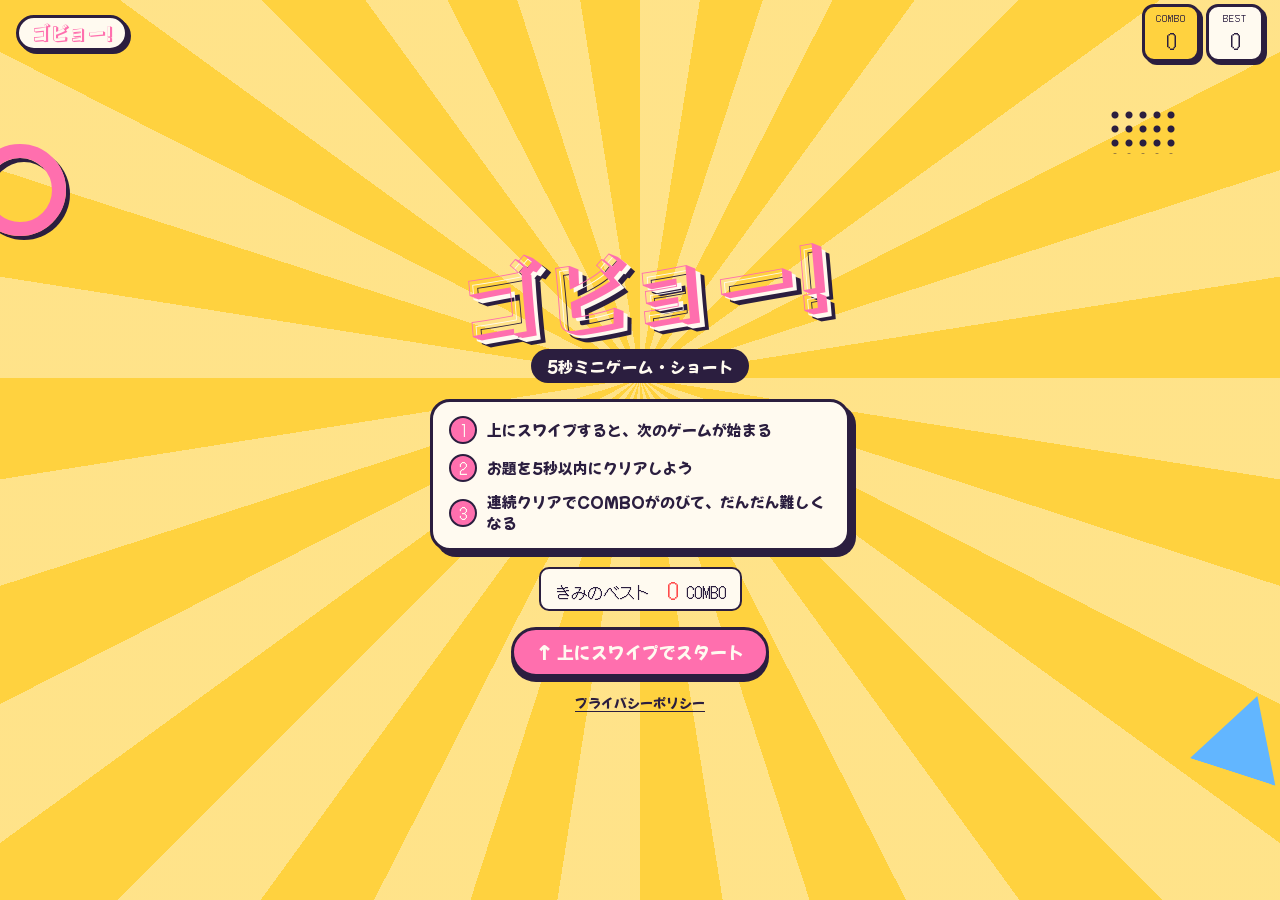
<file: index.html>
<!doctype html>
<html lang="ja">
<head>
  <meta charset="utf-8">
  <meta name="viewport" content="width=device-width, initial-scale=1, viewport-fit=cover">
  <title>ゴビョー！</title>
  <meta name="description" content="上にスワイプすると次々出てくる、5秒ミニゲームのショート。連続クリアでコンボをのばそう。">
  <meta name="theme-color" content="#ffd23f">
  <meta property="og:type" content="website">
  <meta property="og:title" content="ゴビョー！">
  <meta property="og:description" content="上にスワイプすると次々出てくる、5秒ミニゲームのショート。きみは何連続クリアできる？">
  <meta name="twitter:card" content="summary_large_image">
  <meta property="og:url" content="https://gobyo.kento-dev.workers.dev/">
  <meta property="og:image" content="https://gobyo.kento-dev.workers.dev/ogp.png">
  <meta name="twitter:image" content="https://gobyo.kento-dev.workers.dev/ogp.png">
  <link rel="icon" href="favicon.svg" type="image/svg+xml">
  <link rel="apple-touch-icon" href="apple-touch-icon.png">
  <link rel="preconnect" href="https://fonts.googleapis.com">
  <link rel="preconnect" href="https://fonts.gstatic.com" crossorigin>
  <link rel="stylesheet" href="https://fonts.googleapis.com/css2?family=DotGothic16&family=Mochiy+Pop+One&family=Rampart+One&display=swap">
  <link rel="stylesheet" href="css/style.css">
</head>
<body>
  <header class="hud">
    <p class="hud-logo">ゴビョー!</p>
    <div class="hud-stats">
      <p id="hudComboChip" class="hud-chip hud-combo"><small>COMBO</small><b id="hudCombo">0</b></p>
      <p class="hud-chip"><small>BEST</small><b id="hudBest">0</b></p>
    </div>
  </header>

  <main id="feed" class="feed">
    <section id="slotTitle" class="slot slot-title" aria-label="タイトル">
      <span class="deco deco-ring" aria-hidden="true"></span>
      <span class="deco deco-tri" aria-hidden="true"></span>
      <span class="deco deco-dots" aria-hidden="true"></span>

      <div class="title-card">
        <h1 class="logo">ゴビョー!</h1>
        <p class="tagline">5秒ミニゲーム・ショート</p>

        <ol class="howto">
          <li>上にスワイプすると、次のゲームが始まる</li>
          <li>お題を5秒以内にクリアしよう</li>
          <li>連続クリアでCOMBOがのびて、だんだん難しくなる</li>
        </ol>

        <p class="title-best">きみのベスト　<b id="titleBest">0</b> COMBO</p>
        <button id="btnStart" class="swipe-hint" type="button">↑ 上にスワイプでスタート</button>
        <a class="title-link" href="privacy.html">プライバシーポリシー</a>
      </div>
    </section>
  </main>

  <p id="toast" class="toast" role="status" hidden></p>

  <script src="js/config.js"></script>
  <script src="js/games.js"></script>
  <script src="js/app.js"></script>
</body>
</html>
</file>
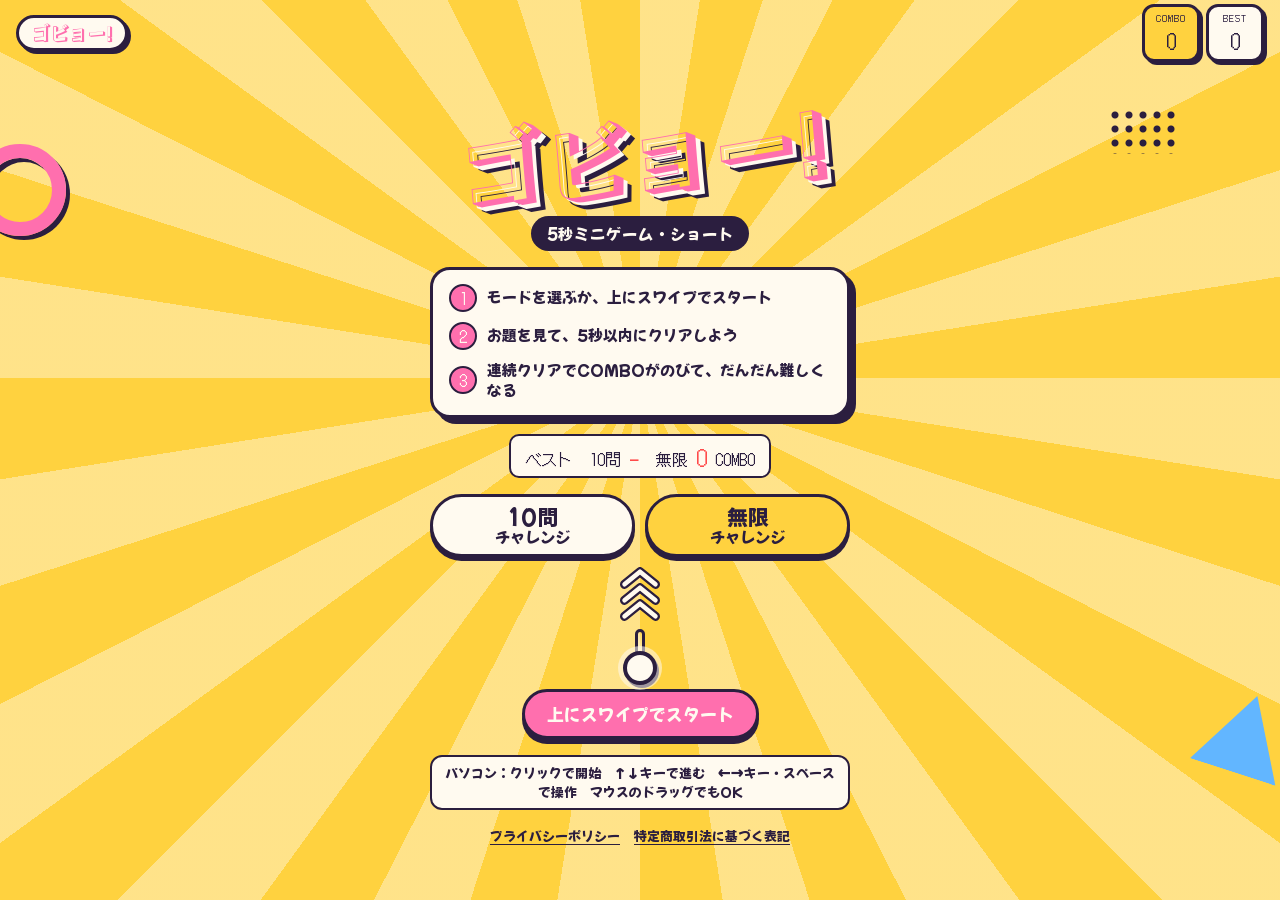
<file: public/index.html>
<!doctype html>
<html lang="ja">
<head>
  <meta charset="utf-8">
  <meta name="viewport" content="width=device-width, initial-scale=1, viewport-fit=cover">
  <title>ゴビョー！</title>
  <meta name="description" content="上にスワイプすると次々出てくる、5秒ミニゲームのショート。連続クリアでコンボをのばそう。">
  <meta name="theme-color" content="#ffd23f">
  <meta property="og:type" content="website">
  <meta property="og:title" content="ゴビョー！">
  <meta property="og:description" content="上にスワイプすると次々出てくる、5秒ミニゲームのショート。きみは何連続クリアできる？">
  <meta name="twitter:card" content="summary_large_image">
  <meta property="og:url" content="https://gobyo.kento-dev.workers.dev/">
  <meta property="og:image" content="https://gobyo.kento-dev.workers.dev/ogp.png">
  <meta name="twitter:image" content="https://gobyo.kento-dev.workers.dev/ogp.png">
  <link rel="icon" href="favicon.svg" type="image/svg+xml">
  <link rel="apple-touch-icon" href="apple-touch-icon.png">
  <link rel="preconnect" href="https://fonts.googleapis.com">
  <link rel="preconnect" href="https://fonts.gstatic.com" crossorigin>
  <link rel="stylesheet" href="https://fonts.googleapis.com/css2?family=DotGothic16&family=Mochiy+Pop+One&family=Rampart+One&display=swap">
  <link rel="stylesheet" href="css/style.css">
  <link rel="stylesheet" href="css/games-b1.css">
  <link rel="stylesheet" href="css/games-b2.css">
  <link rel="stylesheet" href="css/games-b3.css">
</head>
<body>
  <header class="hud">
    <p class="hud-logo">ゴビョー!</p>
    <div class="hud-stats">
      <p id="hudTenChip" class="hud-chip hud-ten" hidden><small>問</small><b id="hudTen">0/10</b></p>
            <p id="hudComboChip" class="hud-chip hud-combo"><small>COMBO</small><b id="hudCombo">0</b></p>
      <p class="hud-chip"><small>BEST</small><b id="hudBest">0</b></p>
    </div>
  </header>

  <main id="feed" class="feed">
    <section id="slotTitle" class="slot slot-title" aria-label="タイトル">
      <span class="deco deco-ring" aria-hidden="true"></span>
      <span class="deco deco-tri" aria-hidden="true"></span>
      <span class="deco deco-dots" aria-hidden="true"></span>

      <div class="title-card">
        <h1 class="logo">ゴビョー!</h1>
        <p class="tagline">5秒ミニゲーム・ショート</p>

        <ol class="howto">
          <li>モードを選ぶか、上にスワイプでスタート</li>
          <li>お題を見て、5秒以内にクリアしよう</li>
          <li>連続クリアでCOMBOがのびて、だんだん難しくなる</li>
        </ol>

        <p class="title-best">ベスト　10問 <b id="titleBest10">-</b>　無限 <b id="titleBest">0</b> COMBO</p>
        <div class="mode-row">
          <button id="btnTen" class="btn mode-btn" type="button"><b>10問</b>チャレンジ</button>
          <button id="btnEndless" class="btn mode-btn" type="button"><b>無限</b>チャレンジ</button>
        </div>
        <button id="btnStart" class="title-start" type="button"><span id="titleCue" class="title-cue"></span><span class="swipe-hint">上にスワイプでスタート</span></button>
        <p id="titlePc" class="title-pc" hidden>パソコン：クリックで開始　↑↓キーで進む　←→キー・スペースで操作　マウスのドラッグでもOK</p>
        <p class="title-links"><a class="title-link" href="privacy">プライバシーポリシー</a><a class="title-link" href="tokushoho">特定商取引法に基づく表記</a></p>
      </div>
    </section>
  </main>

  <p id="toast" class="toast" role="status" hidden></p>

  <script src="js/config.js"></script>
  <script src="js/howto.js"></script>
  <script src="js/games.js"></script>
  <script src="js/games-b1.js"></script>
  <script src="js/games-b2.js"></script>
  <script src="js/games-b3.js"></script>
  <script src="js/app.js"></script>
</body>
</html>
</file>
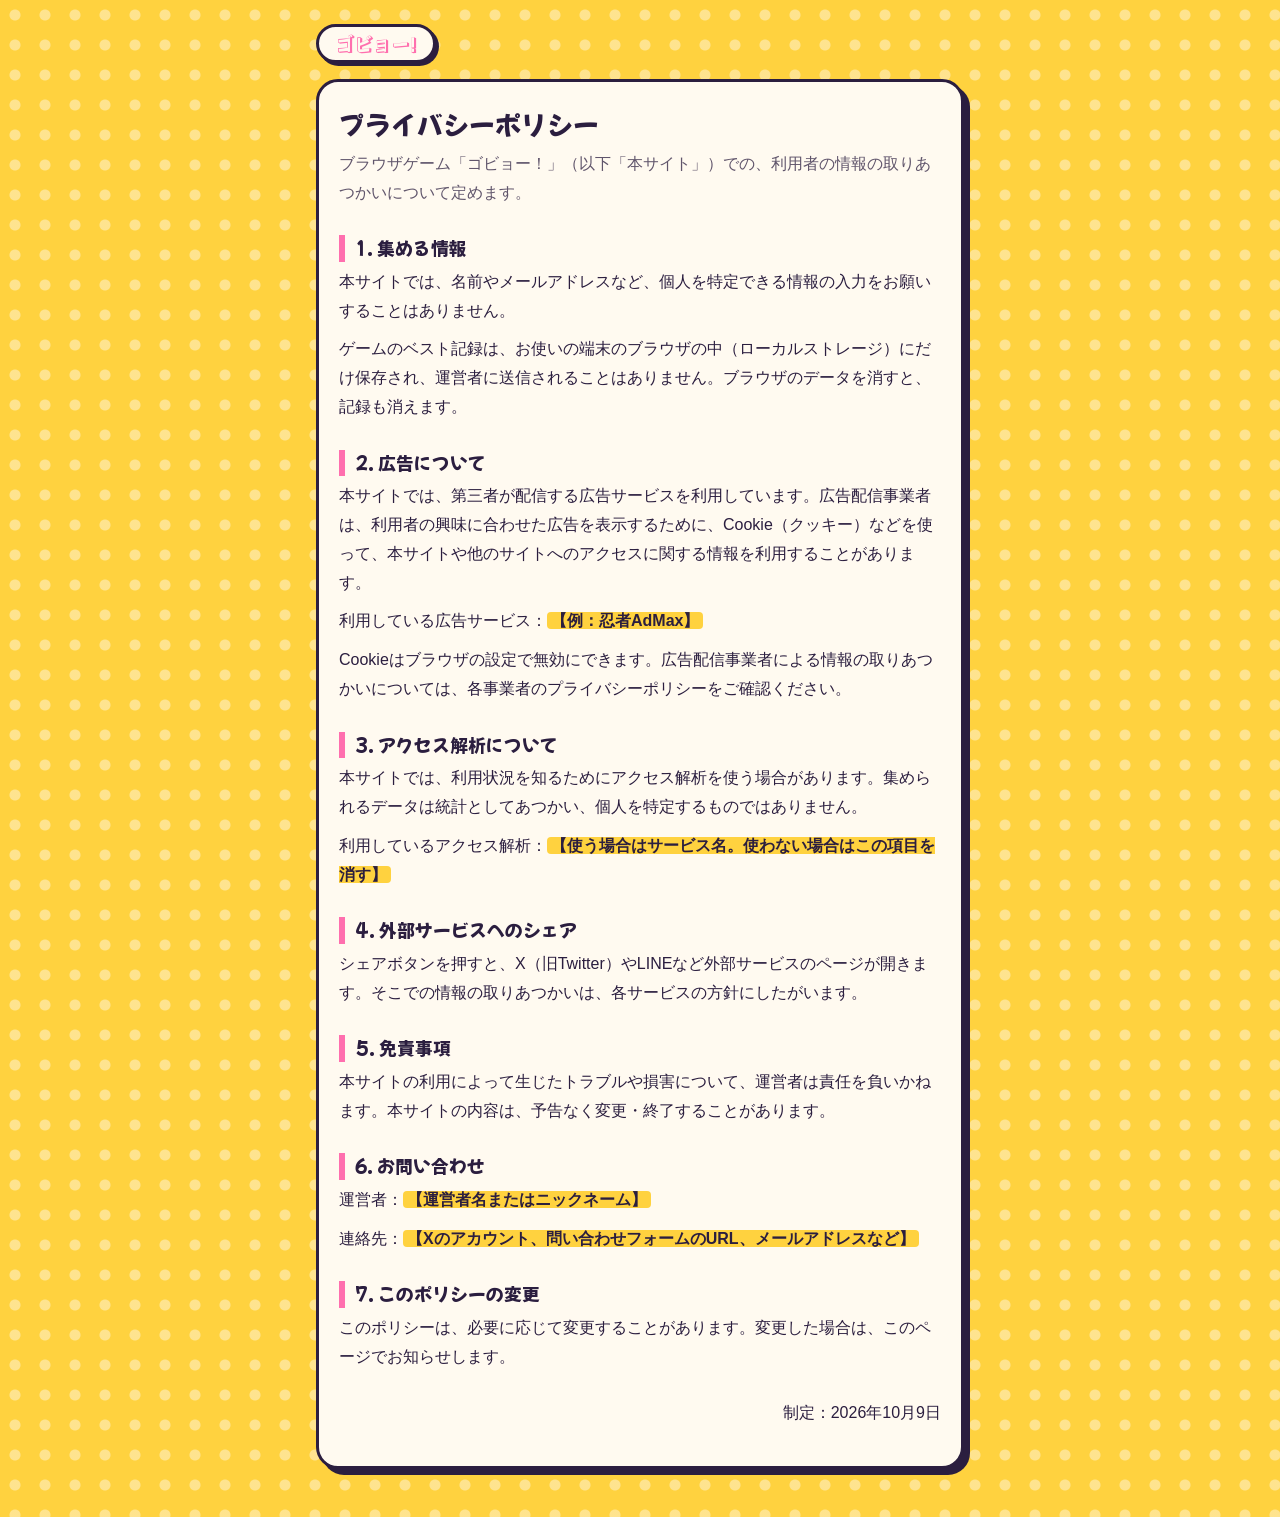
<file: privacy.html>
<!doctype html>
<html lang="ja">
<head>
  <meta charset="utf-8">
  <meta name="viewport" content="width=device-width, initial-scale=1">
  <title>プライバシーポリシー｜ゴビョー！</title>
  <link rel="icon" href="favicon.svg" type="image/svg+xml">
  <link rel="preconnect" href="https://fonts.googleapis.com">
  <link rel="preconnect" href="https://fonts.gstatic.com" crossorigin>
  <link rel="stylesheet" href="https://fonts.googleapis.com/css2?family=Mochiy+Pop+One&family=Rampart+One&display=swap">
  <style>
    /* 配置: 1カラムの読みもの。ゲームと同じ色・線で、本文は読みやすい標準の書体 */
    :root {
      --cream: #fff3dc;
      --paper: #fffaf0;
      --ink: #2b1e3f;
      --pink: #ff6fae;
      --yellow: #ffd23f;
      --font-logo: "Rampart One", "Mochiy Pop One", "Hiragino Maru Gothic ProN", sans-serif;
      --font-pop: "Mochiy Pop One", "Hiragino Maru Gothic ProN", "Hiragino Sans", "Yu Gothic", sans-serif;
      --font-body: "Hiragino Sans", "Yu Gothic", "Noto Sans JP", sans-serif;
      color-scheme: light;
    }
    *, *::before, *::after { box-sizing: border-box; }
    body {
      margin: 0;
      background: var(--yellow);
      background-image: radial-gradient(circle, color-mix(in srgb, var(--paper) 45%, transparent) 0 5px, transparent 6px);
      background-size: 30px 30px;
      color: var(--ink);
      font-family: var(--font-body);
      line-height: 1.8;
    }
    main {
      max-width: 680px;
      margin-inline: auto;
      padding-inline: 16px;
      padding-block: 24px 48px;
    }
    .back {
      display: inline-block;
      margin-bottom: 16px;
      padding: 6px 16px 4px;
      border: 3px solid var(--ink);
      border-radius: 999px;
      background: var(--paper);
      box-shadow: 3px 3px 0 var(--ink);
      color: var(--pink);
      font: 1.2rem/1.2 var(--font-logo);
      text-decoration: none;
    }
    article {
      padding: 24px 20px 28px;
      border: 3px solid var(--ink);
      border-radius: 22px;
      background: var(--paper);
      box-shadow: 6px 6px 0 var(--ink);
    }
    h1 { margin: 0 0 8px; font: 1.6rem/1.4 var(--font-pop); text-wrap: balance; }
    h2 {
      margin: 28px 0 6px;
      padding-left: 10px;
      border-left: 6px solid var(--pink);
      font: 1.1rem/1.5 var(--font-pop);
    }
    p, ul { margin: 0 0 10px; }
    ul { padding-left: 1.3em; }
    .lead { color: color-mix(in srgb, var(--ink) 75%, var(--paper)); }
    .fill { background: var(--yellow); padding: 0 4px; border-radius: 4px; font-weight: 700; }
    .date { margin-top: 28px; text-align: right; }
  </style>
</head>
<body>
  <main>
    <a class="back" href="./">ゴビョー!</a>
    <article>
      <h1>プライバシーポリシー</h1>
      <p class="lead">ブラウザゲーム「ゴビョー！」（以下「本サイト」）での、利用者の情報の取りあつかいについて定めます。</p>

      <!--
        【 】でかこまれた黄色の部分は、公開する前に自分の情報に書きかえてください。
        内容はひな形です。必要に応じて専門家に確認してください。
      -->

      <h2>1. 集める情報</h2>
      <p>本サイトでは、名前やメールアドレスなど、個人を特定できる情報の入力をお願いすることはありません。</p>
      <p>ゲームのベスト記録は、お使いの端末のブラウザの中（ローカルストレージ）にだけ保存され、運営者に送信されることはありません。ブラウザのデータを消すと、記録も消えます。</p>

      <h2>2. 広告について</h2>
      <p>本サイトでは、第三者が配信する広告サービスを利用しています。広告配信事業者は、利用者の興味に合わせた広告を表示するために、Cookie（クッキー）などを使って、本サイトや他のサイトへのアクセスに関する情報を利用することがあります。</p>
      <p>利用している広告サービス：<span class="fill">【例：忍者AdMax】</span></p>
      <p>Cookieはブラウザの設定で無効にできます。広告配信事業者による情報の取りあつかいについては、各事業者のプライバシーポリシーをご確認ください。</p>

      <h2>3. アクセス解析について</h2>
      <p>本サイトでは、利用状況を知るためにアクセス解析を使う場合があります。集められるデータは統計としてあつかい、個人を特定するものではありません。</p>
      <p>利用しているアクセス解析：<span class="fill">【使う場合はサービス名。使わない場合はこの項目を消す】</span></p>

      <h2>4. 外部サービスへのシェア</h2>
      <p>シェアボタンを押すと、X（旧Twitter）やLINEなど外部サービスのページが開きます。そこでの情報の取りあつかいは、各サービスの方針にしたがいます。</p>

      <h2>5. 免責事項</h2>
      <p>本サイトの利用によって生じたトラブルや損害について、運営者は責任を負いかねます。本サイトの内容は、予告なく変更・終了することがあります。</p>

      <h2>6. お問い合わせ</h2>
      <p>運営者：<span class="fill">【運営者名またはニックネーム】</span></p>
      <p>連絡先：<span class="fill">【Xのアカウント、問い合わせフォームのURL、メールアドレスなど】</span></p>

      <h2>7. このポリシーの変更</h2>
      <p>このポリシーは、必要に応じて変更することがあります。変更した場合は、このページでお知らせします。</p>

      <p class="date">制定：2026年10月9日</p>
    </article>
  </main>
</body>
</html>
</file>
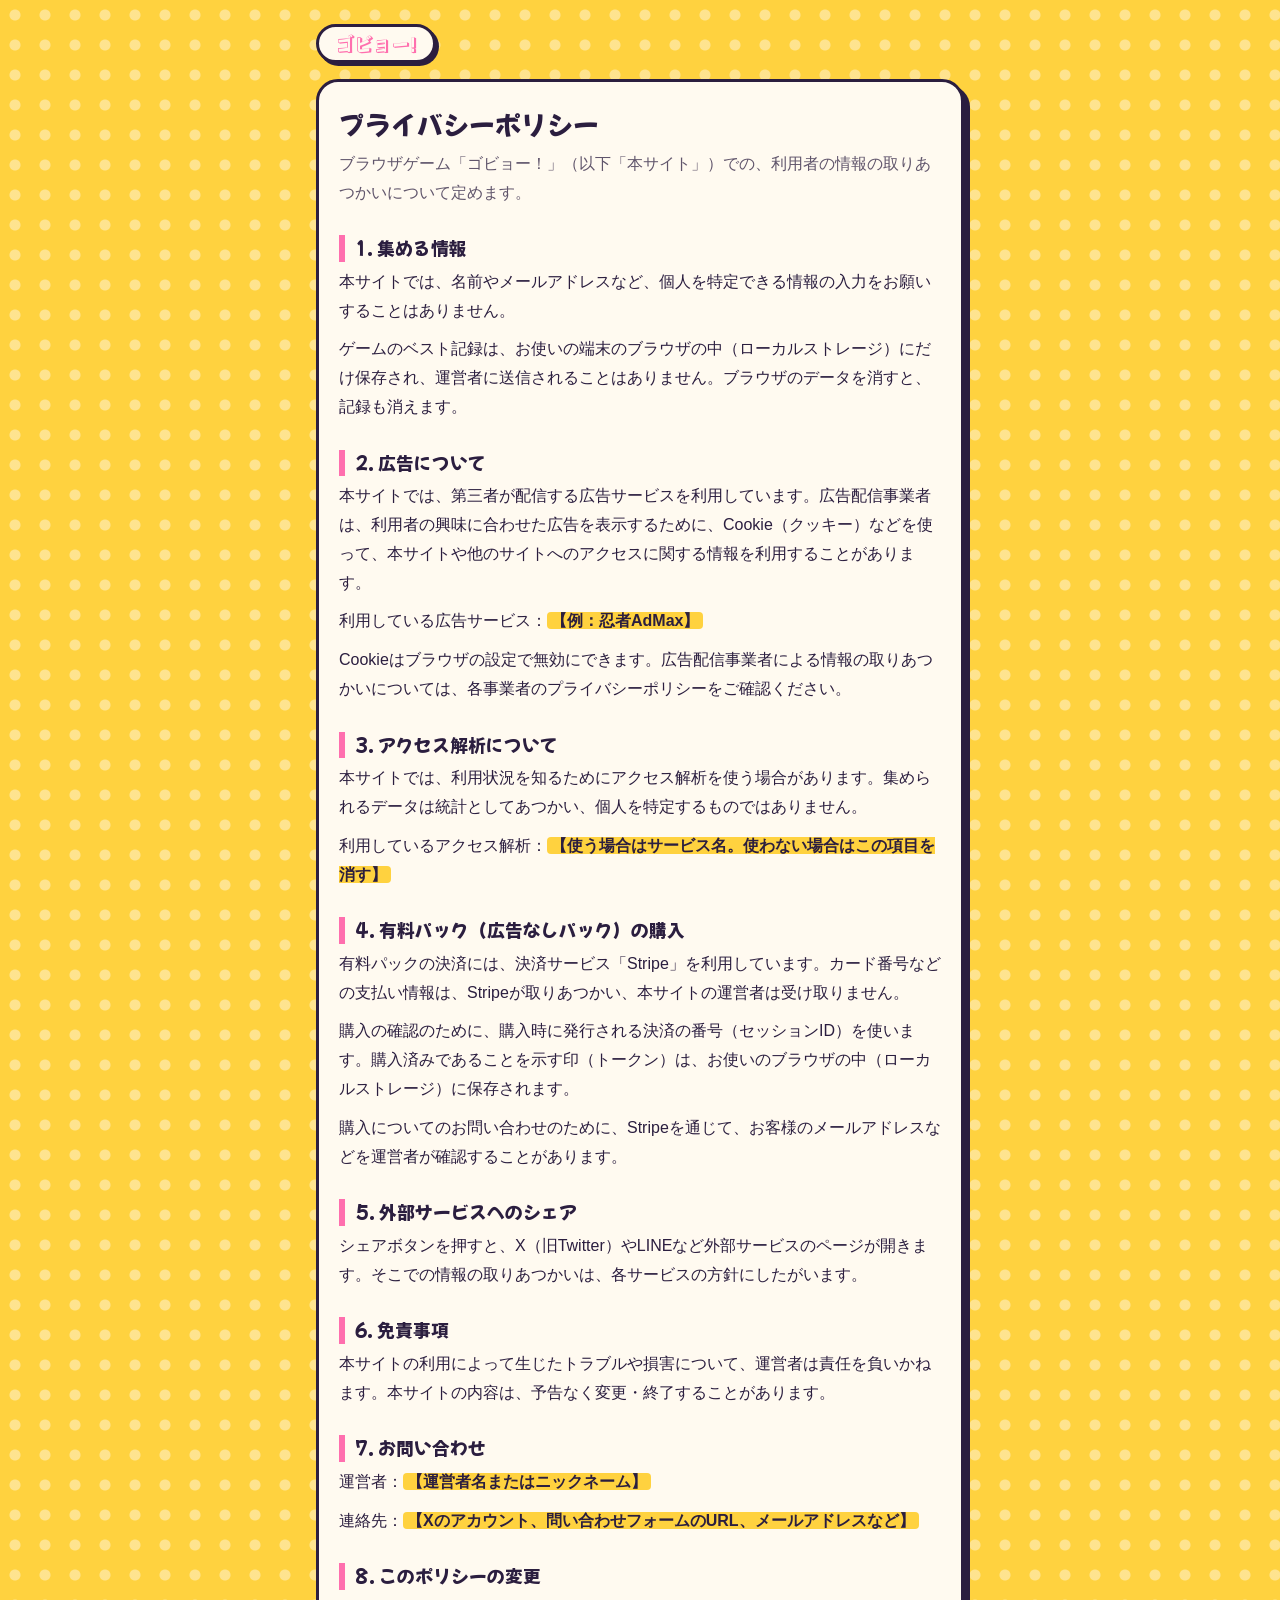
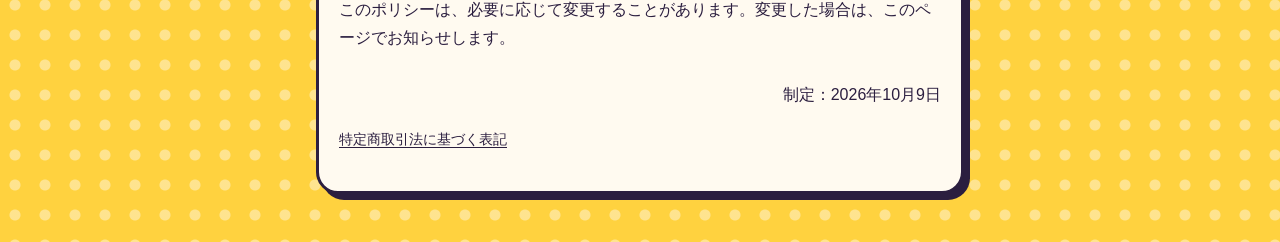
<file: public/privacy.html>
<!doctype html>
<html lang="ja">
<head>
  <meta charset="utf-8">
  <meta name="viewport" content="width=device-width, initial-scale=1">
  <title>プライバシーポリシー｜ゴビョー！</title>
  <link rel="icon" href="favicon.svg" type="image/svg+xml">
  <link rel="preconnect" href="https://fonts.googleapis.com">
  <link rel="preconnect" href="https://fonts.gstatic.com" crossorigin>
  <link rel="stylesheet" href="https://fonts.googleapis.com/css2?family=Mochiy+Pop+One&family=Rampart+One&display=swap">
  <link rel="stylesheet" href="css/page.css">
</head>
<body>
  <main>
    <a class="back" href="./">ゴビョー!</a>
    <article>
      <h1>プライバシーポリシー</h1>
      <p class="lead">ブラウザゲーム「ゴビョー！」（以下「本サイト」）での、利用者の情報の取りあつかいについて定めます。</p>

      <!--
        【 】でかこまれた黄色の部分は、公開する前に自分の情報に書きかえてください。
        内容はひな形です。必要に応じて専門家に確認してください。
      -->

      <h2>1. 集める情報</h2>
      <p>本サイトでは、名前やメールアドレスなど、個人を特定できる情報の入力をお願いすることはありません。</p>
      <p>ゲームのベスト記録は、お使いの端末のブラウザの中（ローカルストレージ）にだけ保存され、運営者に送信されることはありません。ブラウザのデータを消すと、記録も消えます。</p>

      <h2>2. 広告について</h2>
      <p>本サイトでは、第三者が配信する広告サービスを利用しています。広告配信事業者は、利用者の興味に合わせた広告を表示するために、Cookie（クッキー）などを使って、本サイトや他のサイトへのアクセスに関する情報を利用することがあります。</p>
      <p>利用している広告サービス：<span class="fill">【例：忍者AdMax】</span></p>
      <p>Cookieはブラウザの設定で無効にできます。広告配信事業者による情報の取りあつかいについては、各事業者のプライバシーポリシーをご確認ください。</p>

      <h2>3. アクセス解析について</h2>
      <p>本サイトでは、利用状況を知るためにアクセス解析を使う場合があります。集められるデータは統計としてあつかい、個人を特定するものではありません。</p>
      <p>利用しているアクセス解析：<span class="fill">【使う場合はサービス名。使わない場合はこの項目を消す】</span></p>

      <h2>4. 有料パック（広告なしパック）の購入</h2>
      <p>有料パックの決済には、決済サービス「Stripe」を利用しています。カード番号などの支払い情報は、Stripeが取りあつかい、本サイトの運営者は受け取りません。</p>
      <p>購入の確認のために、購入時に発行される決済の番号（セッションID）を使います。購入済みであることを示す印（トークン）は、お使いのブラウザの中（ローカルストレージ）に保存されます。</p>
      <p>購入についてのお問い合わせのために、Stripeを通じて、お客様のメールアドレスなどを運営者が確認することがあります。</p>

      <h2>5. 外部サービスへのシェア</h2>
      <p>シェアボタンを押すと、X（旧Twitter）やLINEなど外部サービスのページが開きます。そこでの情報の取りあつかいは、各サービスの方針にしたがいます。</p>

      <h2>6. 免責事項</h2>
      <p>本サイトの利用によって生じたトラブルや損害について、運営者は責任を負いかねます。本サイトの内容は、予告なく変更・終了することがあります。</p>

      <h2>7. お問い合わせ</h2>
      <p>運営者：<span class="fill">【運営者名またはニックネーム】</span></p>
      <p>連絡先：<span class="fill">【Xのアカウント、問い合わせフォームのURL、メールアドレスなど】</span></p>

      <h2>8. このポリシーの変更</h2>
      <p>このポリシーは、必要に応じて変更することがあります。変更した場合は、このページでお知らせします。</p>

      <p class="date">制定：2026年10月9日</p>
      <p class="footer-links"><a href="tokushoho">特定商取引法に基づく表記</a></p>
    </article>
  </main>
</body>
</html>
</file>
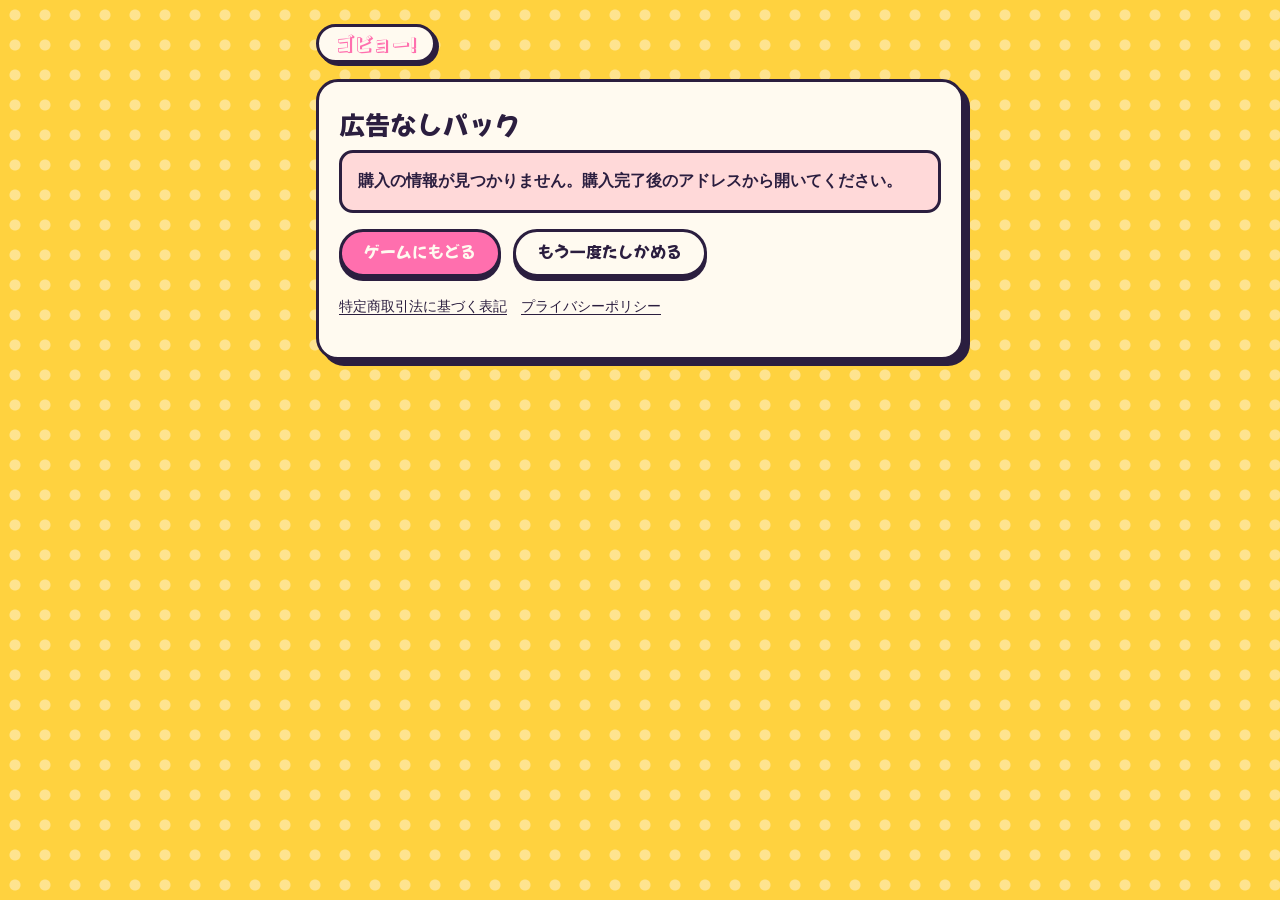
<file: public/thanks.html>
<!doctype html>
<html lang="ja">
<head>
  <meta charset="utf-8">
  <meta name="viewport" content="width=device-width, initial-scale=1">
  <title>購入ありがとうございます｜ゴビョー！</title>
  <meta name="robots" content="noindex">
  <link rel="icon" href="favicon.svg" type="image/svg+xml">
  <link rel="preconnect" href="https://fonts.googleapis.com">
  <link rel="preconnect" href="https://fonts.gstatic.com" crossorigin>
  <link rel="stylesheet" href="https://fonts.googleapis.com/css2?family=Mochiy+Pop+One&family=Rampart+One&display=swap">
  <link rel="stylesheet" href="css/page.css">
</head>
<body>
  <main>
    <a class="back" href="./">ゴビョー!</a>
    <article>
      <h1>広告なしパック</h1>
      <p id="status" class="status" role="status">購入を確認しています…</p>
      <div id="restore" class="restore" hidden>
        <p>ブラウザのデータを消したときは、<strong>このページのアドレスをもう一度開く</strong>と、購入済みの状態に戻せます。アドレスを保存しておいてください。</p>
        <p id="restoreUrl"></p>
        <p><button id="copy" class="btn" type="button">アドレスをコピー</button></p>
      </div>
      <div class="actions">
        <a id="back" class="btn btn-pink" href="./">ゲームにもどる</a>
        <button id="retry" class="btn" type="button" hidden>もう一度たしかめる</button>
      </div>
      <p class="footer-links"><a href="tokushoho">特定商取引法に基づく表記</a><a href="privacy">プライバシーポリシー</a></p>
    </article>
  </main>
  <script src="js/thanks.js"></script>
</body>
</html>
</file>
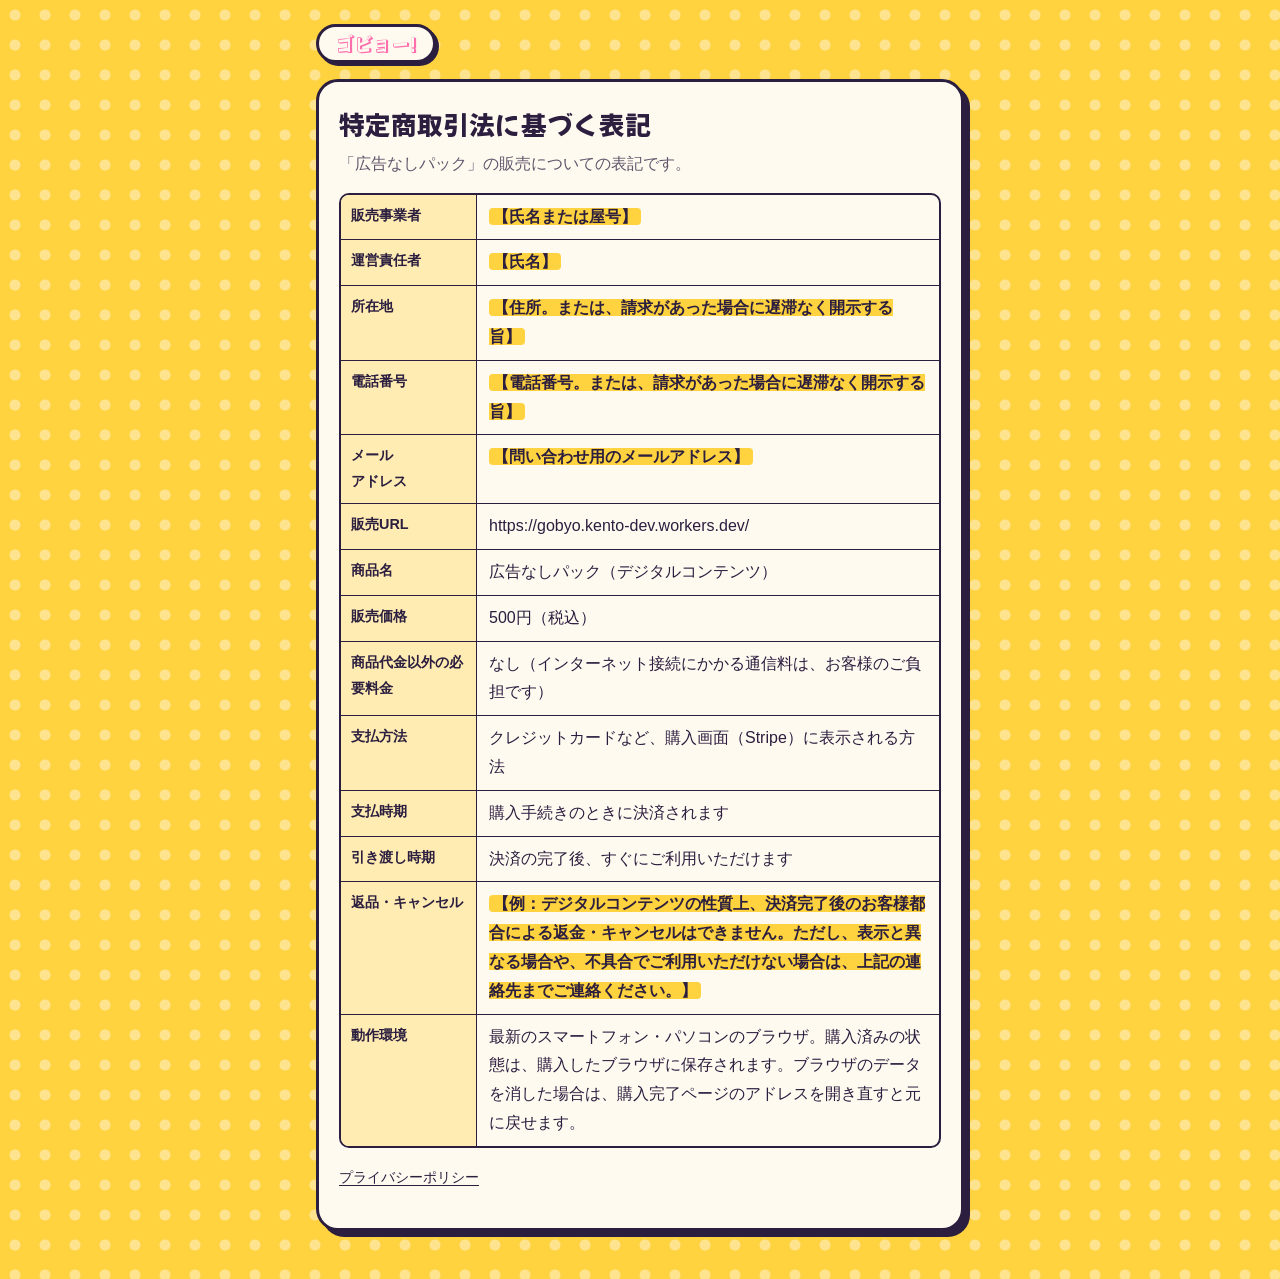
<file: public/tokushoho.html>
<!doctype html>
<html lang="ja">
<head>
  <meta charset="utf-8">
  <meta name="viewport" content="width=device-width, initial-scale=1">
  <title>特定商取引法に基づく表記｜ゴビョー！</title>
  <meta name="robots" content="noindex">
  <link rel="icon" href="favicon.svg" type="image/svg+xml">
  <link rel="preconnect" href="https://fonts.googleapis.com">
  <link rel="preconnect" href="https://fonts.gstatic.com" crossorigin>
  <link rel="stylesheet" href="https://fonts.googleapis.com/css2?family=Mochiy+Pop+One&family=Rampart+One&display=swap">
  <link rel="stylesheet" href="css/page.css">
</head>
<body>
  <main>
    <a class="back" href="./">ゴビョー!</a>
    <article>
      <h1>特定商取引法に基づく表記</h1>
      <p class="lead">「広告なしパック」の販売についての表記です。</p>

      <!--
        【 】でかこまれた黄色の部分は、公開する前に自分の情報に書きかえてください。
        住所・電話番号の書き方（請求があったときに開示する、という書き方が認められる条件など）は、
        消費者庁の「通信販売の広告表示」などの公式のガイドで確認してください。内容はひな形です。
      -->
      <dl class="spec">
        <div><dt>販売事業者</dt><dd><span class="fill">【氏名または屋号】</span></dd></div>
        <div><dt>運営責任者</dt><dd><span class="fill">【氏名】</span></dd></div>
        <div><dt>所在地</dt><dd><span class="fill">【住所。または、請求があった場合に遅滞なく開示する旨】</span></dd></div>
        <div><dt>電話番号</dt><dd><span class="fill">【電話番号。または、請求があった場合に遅滞なく開示する旨】</span></dd></div>
        <div><dt>メール<br>アドレス</dt><dd><span class="fill">【問い合わせ用のメールアドレス】</span></dd></div>
        <div><dt>販売URL</dt><dd>https://gobyo.kento-dev.workers.dev/</dd></div>
        <div><dt>商品名</dt><dd>広告なしパック（デジタルコンテンツ）</dd></div>
        <div><dt>販売価格</dt><dd>500円（税込）</dd></div>
        <div><dt>商品代金以外の必要料金</dt><dd>なし（インターネット接続にかかる通信料は、お客様のご負担です）</dd></div>
        <div><dt>支払方法</dt><dd>クレジットカードなど、購入画面（Stripe）に表示される方法</dd></div>
        <div><dt>支払時期</dt><dd>購入手続きのときに決済されます</dd></div>
        <div><dt>引き渡し時期</dt><dd>決済の完了後、すぐにご利用いただけます</dd></div>
        <div><dt>返品・キャンセル</dt><dd><span class="fill">【例：デジタルコンテンツの性質上、決済完了後のお客様都合による返金・キャンセルはできません。ただし、表示と異なる場合や、不具合でご利用いただけない場合は、上記の連絡先までご連絡ください。】</span></dd></div>
        <div><dt>動作環境</dt><dd>最新のスマートフォン・パソコンのブラウザ。購入済みの状態は、購入したブラウザに保存されます。ブラウザのデータを消した場合は、購入完了ページのアドレスを開き直すと元に戻せます。</dd></div>
      </dl>

      <p class="footer-links"><a href="privacy">プライバシーポリシー</a></p>
    </article>
  </main>
</body>
</html>
</file>
<file: css/style.css>
/* 配置: 縦に1画面ずつ流れるショート。上に固定のスコア、各画面は柄つきの背景にお題・導火線・ゲーム画面を持つカード */
:root {
  --cream: #fff3dc;   /* 下地 */
  --paper: #fffaf0;   /* カード */
  --ink: #2b1e3f;     /* 線と文字（ナス紺） */
  --pink: #ff6fae;
  --yellow: #ffd23f;
  --mint: #45d6b5;
  --sky: #62b6ff;
  --orange: #ff8c42;
  --lilac: #b48cff;
  --lime: #b5e048;
  --red: #ff4b4b;

  --font-logo: "Rampart One", "Mochiy Pop One", "Hiragino Maru Gothic ProN", sans-serif;
  --font-pop: "Mochiy Pop One", "Hiragino Maru Gothic ProN", "Hiragino Sans", "Yu Gothic", "Noto Sans JP", sans-serif;
  --font-dot: "DotGothic16", "Osaka-Mono", "MS Gothic", monospace;

  --line: 3px;
  --shadow: 6px 6px 0 var(--ink);
  --hud-h: 62px;
  --theme: var(--yellow);
  --pattern: color-mix(in srgb, var(--paper) 42%, transparent);

  color-scheme: light;
  box-sizing: border-box;
  height: 100%;
  padding-top: env(safe-area-inset-top, 0px);
  padding-bottom: env(safe-area-inset-bottom, 0px);
  background: var(--cream);
  -webkit-text-size-adjust: 100%;
}

*, *::before, *::after { box-sizing: inherit; }

body {
  margin: 0;
  height: 100%;
  overflow: hidden;
  background: var(--cream);
  color: var(--ink);
  font-family: var(--font-pop);
  font-size: 15px;
  line-height: 1.5;
  -webkit-tap-highlight-color: transparent;
}

[hidden] { display: none !important; }
p, h1, h2, ol { margin: 0; }
ol { padding: 0; list-style: none; }
:focus-visible { outline: 3px solid var(--sky); outline-offset: 3px; }

/* ---------- ボタン ---------- */
.btn {
  display: inline-flex;
  align-items: center;
  justify-content: center;
  min-height: 48px;
  padding: 0.55em 1.1em;
  border: var(--line) solid var(--ink);
  border-radius: 999px;
  background: var(--paper);
  color: var(--ink);
  font: 0.98rem/1.2 var(--font-pop);
  text-decoration: none;
  box-shadow: 0 4px 0 var(--ink);
  cursor: pointer;
  touch-action: manipulation;
  user-select: none;
  -webkit-user-select: none;
}
.btn:active { transform: translateY(3px); box-shadow: 0 1px 0 var(--ink); }
.btn-small { min-height: 40px; padding-block: 0.4em; font-size: 0.9rem; }
.btn-ink { background: var(--ink); color: var(--paper); }
.btn-mint { background: var(--mint); }

/* ---------- 上のスコア ---------- */
.hud {
  position: fixed;
  top: env(safe-area-inset-top, 0px);
  left: 0;
  right: 0;
  z-index: 10;
  height: var(--hud-h);
  display: flex;
  align-items: center;
  justify-content: space-between;
  gap: 8px;
  padding: 4px 16px 0;
  pointer-events: none;
}
.hud-logo {
  padding: 5px 12px 3px;
  border: var(--line) solid var(--ink);
  border-radius: 999px;
  background: var(--paper);
  box-shadow: 3px 3px 0 var(--ink);
  font: 1.2rem/1.1 var(--font-logo);
  color: var(--pink);
}
.hud-stats { display: flex; gap: 6px; }
.hud-chip {
  display: flex;
  flex-direction: column;
  align-items: center;
  min-width: 58px;
  padding: 3px 10px 4px;
  border: var(--line) solid var(--ink);
  border-radius: 12px;
  background: var(--paper);
  box-shadow: 3px 3px 0 var(--ink);
  line-height: 1.05;
}
.hud-chip small { font: 0.62rem var(--font-dot); letter-spacing: 0.12em; }
.hud-chip b { font: 1.3rem var(--font-dot); font-weight: 400; font-variant-numeric: tabular-nums; }
.hud-combo { background: var(--yellow); }
.hud-chip.bump { animation: bump 0.4s cubic-bezier(0.2, 1.8, 0.4, 1); }
@keyframes bump { 0% { transform: scale(1.35) rotate(-6deg); } 100% { transform: scale(1); } }

/* ---------- 縦スワイプのフィード ---------- */
.feed {
  position: relative;
  height: 100%;
  overflow-x: hidden;
  overflow-y: auto;
  scroll-snap-type: y mandatory;
  overscroll-behavior: contain;
  scrollbar-width: none;
}
.feed::-webkit-scrollbar { display: none; }
.feed.locked { overflow-y: hidden; }

.slot {
  position: relative;
  height: 100%;
  display: flex;
  padding: calc(var(--hud-h) + 8px) 16px 16px;
  overflow: hidden;
  scroll-snap-align: start;
  scroll-snap-stop: always;
  background-color: var(--theme);
}

/* 背景の柄（テーマごと） */
.theme-pink {
  --theme: var(--pink);
  background-image: radial-gradient(circle, var(--pattern) 0 6px, transparent 7px);
  background-size: 34px 34px;
}
.theme-yellow, .slot-title {
  --theme: var(--yellow);
  background-image: repeating-conic-gradient(from 0deg at 50% 42%, var(--pattern) 0 9deg, transparent 9deg 18deg);
}
.theme-mint {
  --theme: var(--mint);
  background-image: repeating-linear-gradient(135deg, transparent 0 16px, var(--pattern) 16px 32px);
}
.theme-sky {
  --theme: var(--sky);
  background-image: conic-gradient(var(--pattern) 25%, transparent 0 50%, var(--pattern) 0 75%, transparent 0);
  background-size: 44px 44px;
}
.theme-orange {
  --theme: var(--orange);
  background-image: radial-gradient(circle, var(--pattern) 0 3px, transparent 4px);
  background-size: 18px 18px;
}
.theme-lilac {
  --theme: var(--lilac);
  background-image:
    linear-gradient(var(--pattern) 2px, transparent 2px),
    linear-gradient(90deg, var(--pattern) 2px, transparent 2px);
  background-size: 26px 26px;
}
.theme-lime {
  --theme: var(--lime);
  background-image: repeating-linear-gradient(0deg, transparent 0 14px, var(--pattern) 14px 22px);
}

/* ---------- タイトル ---------- */
.title-card {
  position: relative;
  z-index: 1;
  margin: auto;
  width: 100%;
  max-width: 420px;
  display: flex;
  flex-direction: column;
  align-items: center;
  gap: 16px;
  text-align: center;
}
.logo {
  font: 400 clamp(3.6rem, 21vw, 5.4rem)/1.05 var(--font-logo);
  color: var(--pink);
  text-shadow: 4px 4px 0 var(--paper), 8px 8px 0 var(--ink);
  transform: rotate(-5deg);
  animation: wobble 2.6s ease-in-out infinite;
}
@keyframes wobble { 50% { transform: rotate(-1deg) scale(1.03); } }
.tagline {
  padding: 6px 16px;
  border-radius: 999px;
  background: var(--ink);
  color: var(--paper);
  font-size: 0.95rem;
  letter-spacing: 0.06em;
}
.howto {
  width: 100%;
  display: grid;
  gap: 10px;
  padding: 14px 16px;
  border: var(--line) solid var(--ink);
  border-radius: 20px;
  background: var(--paper);
  box-shadow: var(--shadow);
  text-align: left;
  counter-reset: step;
}
.howto li { display: flex; align-items: center; gap: 10px; font-size: 0.92rem; line-height: 1.4; }
.howto li::before {
  counter-increment: step;
  content: counter(step);
  flex: none;
  display: grid;
  place-items: center;
  width: 28px;
  height: 28px;
  border: 2px solid var(--ink);
  border-radius: 50%;
  background: var(--pink);
  color: var(--paper);
  font: 1rem var(--font-dot);
}
.title-best {
  padding: 4px 14px;
  border: 2px solid var(--ink);
  border-radius: 10px;
  background: var(--paper);
  font: 1rem var(--font-dot);
}
.title-best b { font-size: 1.4rem; font-weight: 400; color: var(--red); }
.swipe-hint {
  padding: 12px 22px;
  border: var(--line) solid var(--ink);
  border-radius: 999px;
  background: var(--pink);
  color: var(--paper);
  font: 1.05rem/1.2 var(--font-pop);
  box-shadow: 0 5px 0 var(--ink);
  cursor: pointer;
  touch-action: manipulation;
  animation: float 1.2s ease-in-out infinite;
}
@keyframes float { 50% { transform: translateY(-8px); } }

/* 80年代っぽい飾り */
.deco { position: absolute; pointer-events: none; }
.deco-ring {
  top: 16%;
  left: -26px;
  width: 92px;
  height: 92px;
  border: 14px solid var(--pink);
  border-radius: 50%;
  box-shadow: 4px 4px 0 var(--ink), inset 4px 4px 0 var(--ink);
}
.deco-tri {
  right: -10px;
  bottom: 14%;
  width: 90px;
  height: 80px;
  background: var(--sky);
  clip-path: polygon(50% 0, 100% 100%, 0 100%);
  transform: rotate(18deg);
}
.deco-dots {
  top: 12%;
  right: 8%;
  width: 70px;
  height: 46px;
  background-image: radial-gradient(circle, var(--ink) 0 3px, transparent 4px);
  background-size: 14px 14px;
}

/* ---------- ゲームのカード ---------- */
.card {
  flex: 1;
  min-width: 0;
  width: 100%;
  max-width: 480px;
  margin-inline: auto;
  display: flex;
  flex-direction: column;
  gap: 10px;
  padding: 12px 14px 14px;
  border: var(--line) solid var(--ink);
  border-radius: 26px;
  background: var(--paper);
  box-shadow: var(--shadow);
}
.card-head { display: flex; align-items: center; justify-content: space-between; gap: 8px; }
.card-no { font: 0.95rem var(--font-dot); letter-spacing: 0.06em; }
.card-title {
  padding: 3px 12px;
  border: 2px solid var(--ink);
  border-radius: 999px;
  background: var(--theme);
  font-size: 0.9rem;
}
.inst {
  font: clamp(1.35rem, 6.6vw, 1.8rem)/1.3 var(--font-pop);
  text-align: center;
  text-wrap: balance;
  word-break: auto-phrase;
}

.fuse {
  height: 14px;
  border: 2.5px solid var(--ink);
  border-radius: 999px;
  background: var(--cream);
  overflow: hidden;
}
.fuse span {
  display: block;
  height: 100%;
  background: repeating-linear-gradient(135deg, var(--red) 0 8px, var(--orange) 8px 16px);
  transform-origin: left center;
}

.screen { position: relative; flex: 1; min-height: 0; }
.stage {
  position: absolute;
  inset: 0;
  display: flex;
  flex-direction: column;
  align-items: center;
  justify-content: center;
  gap: 14px;
  padding: 12px;
  border: var(--line) solid var(--ink);
  border-radius: 18px;
  background:
    linear-gradient(color-mix(in srgb, var(--ink) 6%, transparent) 1px, transparent 1px),
    linear-gradient(90deg, color-mix(in srgb, var(--ink) 6%, transparent) 1px, transparent 1px),
    var(--cream);
  background-size: 22px 22px;
  overflow: hidden;
  container-type: size;
  user-select: none;
  -webkit-user-select: none;
}
.slot.is-playing .stage { touch-action: none; }

.overlay {
  position: absolute;
  inset: 0;
  display: flex;
  flex-direction: column;
  align-items: center;
  justify-content: center;
  gap: 6px;
  border-radius: 18px;
  overflow: hidden;
  pointer-events: none;
  background: color-mix(in srgb, var(--cream) 72%, transparent);
}
.overlay > p { position: relative; z-index: 1; text-align: center; }
.ov-main {
  font: clamp(2.6rem, 15vw, 3.8rem)/1 var(--font-pop);
  color: var(--yellow);
  -webkit-text-stroke: 3px var(--ink);
  paint-order: stroke fill;
  text-shadow: 5px 5px 0 var(--pink);
}
.ov-main.pop { animation: pop 0.35s cubic-bezier(0.2, 1.8, 0.4, 1); }
@keyframes pop { from { transform: scale(0.5); } to { transform: scale(1); } }
.ov-sub {
  padding: 4px 14px;
  border: 2px solid var(--ink);
  border-radius: 999px;
  background: var(--paper);
  font: 1.15rem var(--font-dot);
}
.ov-sub:empty { display: none; }
.overlay.is-go .ov-main { color: var(--mint); text-shadow: 5px 5px 0 var(--ink); }
.overlay.is-clear { background: var(--yellow); }
.overlay.is-clear::before {
  content: "";
  position: absolute;
  inset: -60%;
  background: repeating-conic-gradient(var(--paper) 0 12deg, transparent 12deg 24deg);
  opacity: 0.75;
  animation: spin 8s linear infinite;
}
@keyframes spin { to { transform: rotate(360deg); } }
.overlay.is-miss { background: color-mix(in srgb, var(--ink) 55%, transparent); }
.overlay.is-miss .ov-main { color: var(--sky); text-shadow: 5px 5px 0 var(--ink); }

.card-foot {
  display: flex;
  align-items: center;
  justify-content: space-between;
  gap: 10px;
  min-height: 44px;
  visibility: hidden;
}
.slot.is-done .card-foot { visibility: visible; }
.btn-retry { visibility: hidden; }
.slot.is-miss .btn-retry { visibility: visible; }
.next-hint { font-size: 0.9rem; animation: float 1.2s ease-in-out infinite; }

/* ---------- 各ゲームの部品 ---------- */
.g-note { font-size: 0.95rem; text-align: center; }
.g-top { position: absolute; top: 12px; left: 0; right: 0; }
.g-big-num { font: clamp(3rem, 16vw, 4rem)/1 var(--font-dot); }

/* 連打・押すな のボタン */
.g-push {
  display: grid;
  place-items: center;
  width: min(50vw, 190px, 46cqh);
  aspect-ratio: 1;
  border: var(--line) solid var(--ink);
  border-radius: 50%;
  background: radial-gradient(circle at 34% 30%, color-mix(in srgb, var(--paper) 55%, var(--red)), var(--red) 62%);
  box-shadow: 0 9px 0 var(--ink);
  font: clamp(1.4rem, 7vw, 1.9rem) var(--font-pop);
  color: var(--paper);
  -webkit-text-stroke: 2px var(--ink);
  paint-order: stroke fill;
}
.g-push.hit { animation: press 0.12s; }
@keyframes press { 50% { transform: translateY(7px); box-shadow: 0 2px 0 var(--ink); } }
.g-push-dont {
  background: radial-gradient(circle at 34% 30%, color-mix(in srgb, var(--paper) 55%, var(--orange)), var(--orange) 62%);
  animation: tempt 0.9s ease-in-out infinite;
}
@keyframes tempt { 50% { transform: scale(1.06) rotate(-3deg); } }
.g-push-dont.pressed { animation: none; transform: translateY(8px); box-shadow: 0 1px 0 var(--ink); }

/* ストップウォッチ */
.g-watch {
  padding: 8px 20px;
  border: var(--line) solid var(--ink);
  border-radius: 14px;
  background: var(--ink);
  color: var(--lime);
  font: clamp(3.2rem, 18vw, 4.6rem)/1.1 var(--font-dot);
  font-variant-numeric: tabular-nums;
  box-shadow: 5px 5px 0 var(--pink);
}

/* 仕分け */
.g-item, .g-ghost {
  position: absolute;
  top: 50%;
  left: 50%;
  width: min(34vw, 130px, 34cqh);
  aspect-ratio: 1;
  translate: -50% -50%;
  border: var(--line) solid var(--ink);
  box-shadow: 5px 5px 0 var(--ink);
}
.g-item.is-circle { border-radius: 50%; background: var(--pink); }
.g-item.is-square { border-radius: 16px; background: var(--sky); }
.g-item.pop { animation: pop 0.18s ease-out; }
.g-item.fly-left { animation: fly-left 0.3s ease-in forwards; }
.g-item.fly-right { animation: fly-right 0.3s ease-in forwards; }
@keyframes fly-left { to { transform: translateX(-220%) rotate(-30deg); opacity: 0; } }
@keyframes fly-right { to { transform: translateX(220%) rotate(30deg); opacity: 0; } }
.g-lanes {
  position: absolute;
  left: 12px;
  right: 12px;
  bottom: 12px;
  display: flex;
  justify-content: space-between;
  gap: 8px;
}
.g-lane {
  padding: 2px 14px;
  border: 2px solid var(--ink);
  border-radius: 999px;
  background: var(--paper);
  font-size: 1.3rem;
}
.c-pink { color: var(--pink); -webkit-text-stroke: 1px var(--ink); }
.c-sky { color: var(--sky); -webkit-text-stroke: 1px var(--ink); }

/* よけろ */
.g-road { position: absolute; inset: 0; }
.g-road-line {
  position: absolute;
  top: 0;
  bottom: 0;
  width: 4px;
  translate: -50% 0;
  background: repeating-linear-gradient(to bottom, var(--ink) 0 18px, transparent 18px 36px);
  opacity: 0.3;
  animation: road 0.45s linear infinite;
}
@keyframes road { to { background-position: 0 36px; } }
.g-car {
  position: absolute;
  top: 84%;
  width: 54px;
  height: 72px;
  translate: -50% -50%;
  border: var(--line) solid var(--ink);
  border-radius: 18px 18px 10px 10px;
  background: var(--pink);
  box-shadow: 4px 4px 0 var(--ink);
  transition: left 0.09s ease-out;
}
.g-car::before {
  content: "";
  position: absolute;
  top: 9px;
  left: 7px;
  right: 7px;
  height: 18px;
  border: 2px solid var(--ink);
  border-radius: 6px;
  background: var(--sky);
}
.g-car.crash { background: var(--red); animation: shake 0.3s; }
.g-rock {
  position: absolute;
  display: grid;
  place-items: center;
  width: 50px;
  height: 50px;
  translate: -50% -50%;
  border: var(--line) solid var(--ink);
  border-radius: 12px;
  background: var(--yellow);
  box-shadow: 3px 3px 0 var(--ink);
  font: 1.5rem var(--font-dot);
}
@keyframes shake { 25% { transform: translateX(-6px); } 75% { transform: translateX(6px); } }

/* 色ちがい */
.g-grid {
  display: grid;
  grid-template-columns: repeat(var(--n), 1fr);
  gap: 8px;
  width: min(100%, 320px, 92cqh);
  aspect-ratio: 1;
}
.g-tile { border: 2.5px solid var(--ink); border-radius: 10px; cursor: pointer; }
.g-tile.is-right { box-shadow: 0 0 0 4px var(--paper), 0 0 0 7px var(--ink); }
.g-tile.is-wrong { animation: shake 0.3s; }

/* ど真ん中 */
.g-meter {
  width: 100%;
  max-width: 340px;
  height: 60px;
  padding-inline: 12px;
  border: var(--line) solid var(--ink);
  border-radius: 999px;
  background: var(--paper);
  box-shadow: 5px 5px 0 var(--ink);
}
.g-meter-track { position: relative; height: 100%; }
.g-meter-zone {
  position: absolute;
  top: 0;
  bottom: 0;
  left: 50%;
  translate: -50% 0;
  border-inline: 3px solid var(--ink);
  background: var(--lime);
}
.g-meter-mark {
  position: absolute;
  top: 6px;
  bottom: 6px;
  width: 10px;
  translate: -50% 0;
  border: 2px solid var(--ink);
  border-radius: 5px;
  background: var(--red);
}
.g-meter-mark.is-hit { background: var(--mint); }

/* もぐらたたき */
.g-holes {
  display: grid;
  grid-template-columns: repeat(3, 1fr);
  gap: 10px;
  width: min(100%, 300px, 78cqh);
  aspect-ratio: 1;
  margin-top: 22px;
}
.g-hole { position: relative; cursor: pointer; }
.g-hole::after {
  content: "";
  position: absolute;
  left: 6%;
  right: 6%;
  bottom: 6%;
  height: 30%;
  border-radius: 50%;
  background: var(--ink);
  box-shadow: inset 0 6px 0 color-mix(in srgb, var(--ink) 60%, var(--cream));
}
.g-mole {
  position: absolute;
  z-index: 1;
  left: 20%;
  right: 20%;
  bottom: 18%;
  height: 66%;
  border: var(--line) solid var(--ink);
  border-radius: 50% 50% 30% 30%;
  background:
    radial-gradient(circle at 34% 36%, var(--ink) 0 7%, transparent 8%),
    radial-gradient(circle at 66% 36%, var(--ink) 0 7%, transparent 8%),
    radial-gradient(ellipse at 50% 56%, var(--pink) 0 12%, transparent 13%),
    color-mix(in srgb, var(--orange) 55%, var(--ink));
  transform-origin: bottom center;
  animation: mole-up 0.12s ease-out;
  pointer-events: none;
}
@keyframes mole-up { from { transform: scaleY(0.2); } to { transform: scaleY(1); } }
.g-mole.is-hit { animation: mole-bonk 0.2s ease-in forwards; }
@keyframes mole-bonk { 30% { transform: scale(1.15, 0.7); } 100% { transform: scale(1, 0); } }

/* ふうせん */
.g-balloon-box { position: relative; width: min(78cqw, 62cqh, 280px); aspect-ratio: 1; }
.g-ring, .g-balloon {
  position: absolute;
  left: 50%;
  top: 50%;
  width: calc(var(--s) * 100%);
  aspect-ratio: 1;
  translate: -50% -50%;
  border-radius: 50%;
}
.g-ring { border: 3px dashed var(--ink); }
.g-ring-max { background: color-mix(in srgb, var(--lime) 70%, var(--cream)); }
.g-ring-min { background: var(--cream); }
.g-balloon {
  border: var(--line) solid var(--ink);
  background: radial-gradient(circle at 34% 30%, color-mix(in srgb, var(--paper) 60%, var(--pink)), var(--pink) 62%);
  opacity: 0.92;
}
.g-balloon::after {
  content: "";
  position: absolute;
  left: 50%;
  bottom: -11px;
  width: 14px;
  height: 12px;
  translate: -50% 0;
  background: var(--ink);
  clip-path: polygon(50% 0, 100% 100%, 0 100%);
}
.g-balloon.is-burst { animation: burst 0.25s ease-out forwards; }
@keyframes burst { to { transform: scale(1.5); opacity: 0; } }

/* 早押し */
.g-lamp {
  display: grid;
  place-items: center;
  width: min(54vw, 200px, 50cqh);
  aspect-ratio: 1;
  border: 6px solid var(--ink);
  border-radius: 50%;
  background: var(--yellow);
  box-shadow: 0 0 0 8px var(--paper), 0 0 0 11px var(--ink);
  font: clamp(1.4rem, 7vw, 1.8rem) var(--font-pop);
}
.g-lamp.is-red {
  background: var(--red);
  color: var(--paper);
  -webkit-text-stroke: 1.5px var(--ink);
  paint-order: stroke fill;
  box-shadow: 0 0 0 8px var(--paper), 0 0 0 11px var(--ink), 0 0 40px 14px color-mix(in srgb, var(--red) 55%, transparent);
}
.g-lamp.is-foul { background: var(--lilac); }

/* 後出しじゃんけん */
.g-hand {
  display: flex;
  flex-direction: column;
  align-items: center;
  justify-content: center;
  gap: 2px;
  border: var(--line) solid var(--ink);
  border-radius: 18px;
  background: var(--paper);
  box-shadow: 4px 4px 0 var(--ink);
}
.g-hand-cpu { width: min(38vw, 140px, 34cqh); aspect-ratio: 1; background: var(--yellow); }
.g-hand-cpu .g-hand-icon { font-size: clamp(2.8rem, 15vw, 4rem); line-height: 1.1; }
.g-hands { display: grid; grid-template-columns: repeat(3, 1fr); gap: 10px; width: 100%; max-width: 340px; }
.g-hand-pick { aspect-ratio: 1; cursor: pointer; }
.g-hand-pick .g-hand-icon { font-size: clamp(1.9rem, 10vw, 2.6rem); line-height: 1.1; pointer-events: none; }
.g-hand-name { font-size: 0.85rem; pointer-events: none; }
.g-hand.is-right { background: var(--mint); }
.g-hand.is-wrong { background: var(--red); animation: shake 0.3s; }

/* キャッチ */
.g-field { position: absolute; inset: 0; }
.g-basket {
  position: absolute;
  top: 86%;
  width: 88px;
  height: 38px;
  translate: -50% -50%;
  border: var(--line) solid var(--ink);
  border-radius: 6px 6px 22px 22px;
  background: repeating-linear-gradient(90deg, var(--pink) 0 10px, color-mix(in srgb, var(--pink) 60%, var(--paper)) 10px 20px);
  box-shadow: 3px 3px 0 var(--ink);
}
.g-star {
  --star: polygon(50% 0, 61% 35%, 98% 35%, 68% 57%, 79% 91%, 50% 70%, 21% 91%, 32% 57%, 2% 35%, 39% 35%);
  position: absolute;
  width: 42px;
  height: 42px;
  translate: -50% -50%;
  background: var(--ink);
  clip-path: var(--star);
}
.g-star::before {
  content: "";
  position: absolute;
  inset: 6px;
  background: var(--yellow);
  clip-path: var(--star);
}
.g-star.is-got { animation: got 0.25s ease-out forwards; }
@keyframes got { to { transform: scale(1.7); opacity: 0; } }

/* おぼえて */
.g-arrows { display: flex; flex-wrap: wrap; justify-content: center; gap: 8px; max-width: 100%; }
.g-arrow {
  display: grid;
  place-items: center;
  width: 46px;
  height: 54px;
  border: var(--line) solid var(--ink);
  border-radius: 10px;
  background: var(--paper);
  box-shadow: 3px 3px 0 var(--ink);
  font: 1.8rem var(--font-dot);
}
.g-arrow.is-hidden { background: var(--lilac); color: var(--paper); }
.g-arrow.is-right { background: var(--mint); color: var(--ink); }
.g-arrow.is-wrong { background: var(--red); color: var(--paper); }

/* 色の割り当て（ペアさがし・つみあげ・ふうせん割り） */
.c-pink { --c: var(--pink); }
.c-sky { --c: var(--sky); }
.c-mint { --c: var(--mint); }
.c-yellow { --c: var(--yellow); }
.c-orange { --c: var(--orange); }
.c-lilac { --c: var(--lilac); }
.c-lime { --c: var(--lime); }

/* フリック */
.g-flick {
  position: absolute;
  top: 50%;
  left: 50%;
  display: grid;
  place-items: center;
  width: min(40vw, 150px, 40cqh);
  aspect-ratio: 1;
  translate: -50% -50%;
  border: var(--line) solid var(--ink);
  border-radius: 22px;
  background: var(--yellow);
  box-shadow: 5px 5px 0 var(--ink);
  font: clamp(4rem, 22vw, 5.5rem)/1 var(--font-dot);
}
.g-flick.pop { animation: pop 0.18s ease-out; }
.g-flick.is-wrong { background: var(--red); color: var(--paper); }
.g-flick.fly-left { animation: fly-left 0.3s ease-in forwards; }
.g-flick.fly-right { animation: fly-right 0.3s ease-in forwards; }
.g-flick.fly-up { animation: fly-up 0.3s ease-in forwards; }
.g-flick.fly-down { animation: fly-down 0.3s ease-in forwards; }
@keyframes fly-up { to { transform: translateY(-220%); opacity: 0; } }
@keyframes fly-down { to { transform: translateY(220%); opacity: 0; } }

/* 3択（数えろ・計算） */
.g-question {
  padding: 10px 18px;
  border: var(--line) solid var(--ink);
  border-radius: 14px;
  background: var(--paper);
  box-shadow: 5px 5px 0 var(--ink);
  font: clamp(2.3rem, 12vw, 3.1rem)/1.15 var(--font-dot);
  font-variant-numeric: tabular-nums;
  white-space: nowrap;
}
.g-choices { display: grid; grid-template-columns: repeat(3, 1fr); gap: 10px; width: 100%; max-width: 340px; }
.g-choices.g-bottom { position: absolute; left: 12px; right: 12px; bottom: 14px; width: auto; margin-inline: auto; }
.g-choice {
  display: grid;
  place-items: center;
  min-height: 64px;
  border: var(--line) solid var(--ink);
  border-radius: 16px;
  background: var(--paper);
  box-shadow: 0 5px 0 var(--ink);
  font: 1.9rem var(--font-dot);
  cursor: pointer;
}
.g-choice.is-right { background: var(--mint); }
.g-choice.is-wrong { background: var(--red); color: var(--paper); animation: shake 0.3s; }
.g-star.is-small { width: 36px; height: 36px; }
.g-star.is-small::before { inset: 5px; }

/* なぞれ */
.g-trace { position: absolute; inset: 0; width: 100%; height: 100%; }
.g-trace-edge { stroke: var(--ink); }
.g-trace-road { stroke: color-mix(in srgb, var(--sky) 30%, var(--paper)); }
.g-trace-center { stroke: color-mix(in srgb, var(--ink) 30%, transparent); stroke-dasharray: 6 8; }
.g-trace-trail { stroke: var(--pink); opacity: 0.85; }
.g-trace-trail.is-out { stroke: var(--red); }
.g-trace-start circle { fill: var(--pink); stroke: var(--ink); stroke-width: 3; }
.g-trace-goal circle { fill: var(--yellow); stroke: var(--ink); stroke-width: 3; }
.g-trace text { font-family: var(--font-dot); font-size: 18px; fill: var(--ink); pointer-events: none; }

/* ペアさがし（マークはCSSで描いて大きさをそろえる） */
.g-pair {
  display: grid;
  place-items: center;
  border: 2.5px solid var(--ink);
  border-radius: 10px;
  background: var(--paper);
  cursor: pointer;
}
.g-shape {
  position: relative;
  width: 58%;
  aspect-ratio: 1;
  background: var(--ink);
  clip-path: var(--shape);
  pointer-events: none;
}
.g-shape::before {
  content: "";
  position: absolute;
  inset: 4px;
  background: var(--c);
  clip-path: var(--shape);
}
.s-circle { --shape: circle(50%); }
.s-square { --shape: polygon(8% 8%, 92% 8%, 92% 92%, 8% 92%); }
.s-tri { --shape: polygon(50% 4%, 97% 92%, 3% 92%); }
.s-down { --shape: polygon(3% 8%, 97% 8%, 50% 96%); }
.s-diamond { --shape: polygon(50% 0, 100% 50%, 50% 100%, 0 50%); }
.s-star { --shape: polygon(50% 0, 61% 35%, 98% 35%, 68% 57%, 79% 91%, 50% 70%, 21% 91%, 32% 57%, 2% 35%, 39% 35%); }
.g-pair.is-picked { background: var(--yellow); transform: scale(0.92); }
.g-pair.is-right { background: var(--mint); box-shadow: 0 0 0 4px var(--paper), 0 0 0 7px var(--ink); }
.g-pair.is-wrong { background: var(--red); animation: shake 0.3s; }

/* つみあげ */
.g-block {
  position: absolute;
  border: var(--line) solid var(--ink);
  border-radius: 8px;
  background: var(--c, var(--orange));
  box-shadow: 3px 3px 0 var(--ink);
}
.g-block.is-base {
  background: repeating-linear-gradient(135deg, var(--ink) 0 8px, color-mix(in srgb, var(--ink) 70%, var(--paper)) 8px 16px);
}
.g-block.is-fall { animation: fall 0.5s ease-in forwards; }
@keyframes fall { to { transform: translateY(220%) rotate(20deg); opacity: 0; } }

/* ふうせん割り */
.g-floater { position: absolute; translate: -50% -50%; cursor: pointer; }
.g-floater.is-balloon {
  width: 56px;
  height: 66px;
  border: var(--line) solid var(--ink);
  border-radius: 50% 50% 48% 48% / 56% 56% 44% 44%;
  background: radial-gradient(circle at 34% 30%, color-mix(in srgb, var(--paper) 55%, var(--c)), var(--c) 60%);
}
.g-floater.is-balloon::after {
  content: "";
  position: absolute;
  left: 50%;
  top: 100%;
  width: 2px;
  height: 20px;
  translate: -50% 0;
  background: var(--ink);
}
.g-floater.is-bomb {
  width: 56px;
  height: 56px;
  border: var(--line) solid var(--ink);
  border-radius: 50%;
  background: radial-gradient(circle at 34% 30%, color-mix(in srgb, var(--paper) 35%, var(--ink)), var(--ink) 60%);
}
.g-floater.is-bomb::before {
  content: "";
  position: absolute;
  top: -12px;
  left: 58%;
  width: 7px;
  height: 14px;
  border: 2px solid var(--ink);
  border-radius: 3px;
  background: var(--orange);
  transform: rotate(25deg);
}
.g-floater.is-bomb::after {
  content: "";
  position: absolute;
  top: -24px;
  left: 66%;
  width: 14px;
  height: 14px;
  background: var(--yellow);
  clip-path: polygon(50% 0, 61% 35%, 98% 35%, 68% 57%, 79% 91%, 50% 70%, 21% 91%, 32% 57%, 2% 35%, 39% 35%);
  animation: spark 0.3s steps(2) infinite;
}
@keyframes spark { 50% { transform: scale(0.6) rotate(30deg); } }
.g-floater.is-popped { animation: got 0.2s ease-out forwards; pointer-events: none; }
.g-floater.is-boom { animation: boom 0.35s ease-out forwards; }
@keyframes boom { 50% { transform: scale(1.6); background: var(--red); } 100% { transform: scale(1.8); opacity: 0; } }

/* ---------- CM画面（ブラウン管の走査線っぽい柄） ---------- */
.slot-cm {
  --theme: var(--lilac);
  background-image: repeating-linear-gradient(0deg, transparent 0 3px, color-mix(in srgb, var(--ink) 14%, transparent) 3px 5px);
}
.cm-card { align-items: center; justify-content: center; gap: 14px; text-align: center; overflow: hidden; }
.cm-bars {
  align-self: stretch;
  height: 72px;
  border: var(--line) solid var(--ink);
  border-radius: 14px;
  background: linear-gradient(90deg,
    var(--paper) 0 14.28%, var(--yellow) 0 28.57%, var(--mint) 0 42.85%,
    var(--lime) 0 57.14%, var(--pink) 0 71.42%, var(--red) 0 85.71%, var(--sky) 0);
}
.cm-label {
  padding: 2px 16px;
  border-radius: 8px;
  background: var(--ink);
  color: var(--yellow);
  font: 1.6rem var(--font-dot);
  letter-spacing: 0.2em;
}
.cm-title { font: 400 clamp(1.25rem, 6vw, 1.6rem)/1.45 var(--font-pop); text-wrap: balance; }
.cm-best { font: 1.05rem var(--font-dot); }
.cm-best b { font-size: 1.6rem; font-weight: 400; color: var(--red); }
.cm-lead { font-size: 0.95rem; }
/* CM画面の広告（js/config.js で adFrame を設定したときだけ出る） */
.cm-ad {
  position: relative;
  display: grid;
  place-items: center;
  width: calc(var(--ad-w) + 14px);
  max-width: 100%;
  min-height: calc(var(--ad-h) + 14px);
  padding: 4px;
  border: var(--line) solid var(--ink);
  border-radius: 14px;
  background:
    repeating-linear-gradient(0deg, transparent 0 3px, color-mix(in srgb, var(--ink) 8%, transparent) 3px 5px),
    var(--cream);
}
.cm-ad iframe { display: block; max-width: 100%; border: 0; }
.cm-ad-label {
  position: absolute;
  top: -11px;
  left: 12px;
  padding: 0 8px;
  border: 2px solid var(--ink);
  border-radius: 6px;
  background: var(--paper);
  font-size: 0.7rem;
}
.slot-cm.has-ad { padding-inline: 8px; }
.slot-cm.has-ad .card { padding-inline: 8px; gap: 10px; }
@media (max-height: 760px) {
  .slot-cm.has-ad .cm-title, .slot-cm.has-ad .cm-lead { display: none; }
}
.cm-link, .title-link { font-size: 0.8rem; color: var(--ink); text-underline-offset: 3px; }

.share { width: 100%; display: flex; flex-wrap: wrap; gap: 10px; }
.share .btn { flex: 1 1 40%; }

/* ---------- トースト ---------- */
.toast {
  position: fixed;
  left: 50%;
  bottom: calc(24px + env(safe-area-inset-bottom, 0px));
  z-index: 20;
  max-width: calc(100% - 32px);
  padding: 0.6em 1.1em;
  border-radius: 999px;
  background: var(--ink);
  color: var(--paper);
  font-size: 0.9rem;
  transform: translateX(-50%);
}

/* ---------- 低い画面 ---------- */
@media (max-height: 700px) {
  .title-card { gap: 12px; }
  .howto { padding: 10px 14px; gap: 6px; }
  .howto li { font-size: 0.85rem; }
  .card { gap: 8px; padding: 10px 12px 12px; }
  .cm-bars { height: 48px; }
}

/* 動きを減らす設定では、飾りの動きだけ止める（ゲームの動きと導火線は残す） */
@media (prefers-reduced-motion: reduce) {
  .logo, .swipe-hint, .next-hint, .g-push-dont, .g-road-line, .overlay.is-clear::before, .ov-main.pop, .hud-chip.bump {
    animation: none;
  }
}
</file>
<file: public/css/style.css>
/* 配置: 縦に1画面ずつ流れるショート。上に固定のスコア、各画面は柄つきの背景にお題・導火線・ゲーム画面を持つカード */
:root {
  --cream: #fff3dc;   /* 下地 */
  --paper: #fffaf0;   /* カード */
  --ink: #2b1e3f;     /* 線と文字（ナス紺） */
  --pink: #ff6fae;
  --yellow: #ffd23f;
  --mint: #45d6b5;
  --sky: #62b6ff;
  --orange: #ff8c42;
  --lilac: #b48cff;
  --lime: #b5e048;
  --red: #ff4b4b;

  --font-logo: "Rampart One", "Mochiy Pop One", "Hiragino Maru Gothic ProN", sans-serif;
  --font-pop: "Mochiy Pop One", "Hiragino Maru Gothic ProN", "Hiragino Sans", "Yu Gothic", "Noto Sans JP", sans-serif;
  --font-dot: "DotGothic16", "Osaka-Mono", "MS Gothic", monospace;

  --line: 3px;
  --shadow: 6px 6px 0 var(--ink);
  --hud-h: 62px;
  --theme: var(--yellow);
  --pattern: color-mix(in srgb, var(--paper) 42%, transparent);

  color-scheme: light;
  box-sizing: border-box;
  height: 100%;
  padding-top: env(safe-area-inset-top, 0px);
  padding-bottom: env(safe-area-inset-bottom, 0px);
  background: var(--cream);
  -webkit-text-size-adjust: 100%;
}

*, *::before, *::after { box-sizing: inherit; }

body {
  margin: 0;
  height: 100%;
  overflow: hidden;
  background: var(--cream);
  color: var(--ink);
  font-family: var(--font-pop);
  font-size: 15px;
  line-height: 1.5;
  -webkit-tap-highlight-color: transparent;
}

[hidden] { display: none !important; }
p, h1, h2, ol { margin: 0; }
ol { padding: 0; list-style: none; }
:focus-visible { outline: 3px solid var(--sky); outline-offset: 3px; }

/* ---------- ボタン ---------- */
.btn {
  display: inline-flex;
  align-items: center;
  justify-content: center;
  min-height: 48px;
  padding: 0.55em 1.1em;
  border: var(--line) solid var(--ink);
  border-radius: 999px;
  background: var(--paper);
  color: var(--ink);
  font: 0.98rem/1.2 var(--font-pop);
  text-decoration: none;
  box-shadow: 0 4px 0 var(--ink);
  cursor: pointer;
  touch-action: manipulation;
  user-select: none;
  -webkit-user-select: none;
}
.btn:active { transform: translateY(3px); box-shadow: 0 1px 0 var(--ink); }
.btn-small { min-height: 40px; padding-block: 0.4em; font-size: 0.9rem; }
.btn-ink { background: var(--ink); color: var(--paper); }
.btn-mint { background: var(--mint); }

/* ---------- 上のスコア ---------- */
.hud {
  position: fixed;
  top: env(safe-area-inset-top, 0px);
  left: 0;
  right: 0;
  z-index: 10;
  height: var(--hud-h);
  display: flex;
  align-items: center;
  justify-content: space-between;
  gap: 8px;
  padding: 4px 16px 0;
  pointer-events: none;
}
.hud-logo {
  padding: 5px 12px 3px;
  border: var(--line) solid var(--ink);
  border-radius: 999px;
  background: var(--paper);
  box-shadow: 3px 3px 0 var(--ink);
  font: 1.2rem/1.1 var(--font-logo);
  color: var(--pink);
}
.hud-stats { display: flex; gap: 6px; }
.hud-chip {
  display: flex;
  flex-direction: column;
  align-items: center;
  min-width: 58px;
  padding: 3px 10px 4px;
  border: var(--line) solid var(--ink);
  border-radius: 12px;
  background: var(--paper);
  box-shadow: 3px 3px 0 var(--ink);
  line-height: 1.05;
}
.hud-chip small { font: 0.62rem var(--font-dot); letter-spacing: 0.12em; }
.hud-chip b { font: 1.3rem var(--font-dot); font-weight: 400; font-variant-numeric: tabular-nums; }
.hud-combo { background: var(--yellow); }
.hud-chip.bump { animation: bump 0.4s cubic-bezier(0.2, 1.8, 0.4, 1); }
@keyframes bump { 0% { transform: scale(1.35) rotate(-6deg); } 100% { transform: scale(1); } }

/* ---------- 縦スワイプのフィード ---------- */
.feed {
  position: relative;
  height: 100%;
  overflow-x: hidden;
  overflow-y: auto;
  scroll-snap-type: y mandatory;
  overscroll-behavior: contain;
  scrollbar-width: none;
}
.feed::-webkit-scrollbar { display: none; }
.feed.locked { overflow-y: hidden; }

.slot {
  position: relative;
  height: 100%;
  display: flex;
  padding: calc(var(--hud-h) + 8px) 16px 16px;
  overflow: hidden;
  scroll-snap-align: start;
  scroll-snap-stop: always;
  background-color: var(--theme);
}

/* 背景の柄（テーマごと） */
.theme-pink {
  --theme: var(--pink);
  background-image: radial-gradient(circle, var(--pattern) 0 6px, transparent 7px);
  background-size: 34px 34px;
}
.theme-yellow, .slot-title {
  --theme: var(--yellow);
  background-image: repeating-conic-gradient(from 0deg at 50% 42%, var(--pattern) 0 9deg, transparent 9deg 18deg);
}
.theme-mint {
  --theme: var(--mint);
  background-image: repeating-linear-gradient(135deg, transparent 0 16px, var(--pattern) 16px 32px);
}
.theme-sky {
  --theme: var(--sky);
  background-image: conic-gradient(var(--pattern) 25%, transparent 0 50%, var(--pattern) 0 75%, transparent 0);
  background-size: 44px 44px;
}
.theme-orange {
  --theme: var(--orange);
  background-image: radial-gradient(circle, var(--pattern) 0 3px, transparent 4px);
  background-size: 18px 18px;
}
.theme-lilac {
  --theme: var(--lilac);
  background-image:
    linear-gradient(var(--pattern) 2px, transparent 2px),
    linear-gradient(90deg, var(--pattern) 2px, transparent 2px);
  background-size: 26px 26px;
}
.theme-lime {
  --theme: var(--lime);
  background-image: repeating-linear-gradient(0deg, transparent 0 14px, var(--pattern) 14px 22px);
}

/* ---------- タイトル ---------- */
.title-card {
  position: relative;
  z-index: 1;
  margin: auto;
  width: 100%;
  max-width: 420px;
  display: flex;
  flex-direction: column;
  align-items: center;
  gap: 16px;
  text-align: center;
}
.logo {
  font: 400 clamp(3.6rem, 21vw, 5.4rem)/1.05 var(--font-logo);
  color: var(--pink);
  text-shadow: 4px 4px 0 var(--paper), 8px 8px 0 var(--ink);
  transform: rotate(-5deg);
  animation: wobble 2.6s ease-in-out infinite;
}
@keyframes wobble { 50% { transform: rotate(-1deg) scale(1.03); } }
.tagline {
  padding: 6px 16px;
  border-radius: 999px;
  background: var(--ink);
  color: var(--paper);
  font-size: 0.95rem;
  letter-spacing: 0.06em;
}
.howto {
  width: 100%;
  display: grid;
  gap: 10px;
  padding: 14px 16px;
  border: var(--line) solid var(--ink);
  border-radius: 20px;
  background: var(--paper);
  box-shadow: var(--shadow);
  text-align: left;
  counter-reset: step;
}
.howto li { display: flex; align-items: center; gap: 10px; font-size: 0.92rem; line-height: 1.4; }
.howto li::before {
  counter-increment: step;
  content: counter(step);
  flex: none;
  display: grid;
  place-items: center;
  width: 28px;
  height: 28px;
  border: 2px solid var(--ink);
  border-radius: 50%;
  background: var(--pink);
  color: var(--paper);
  font: 1rem var(--font-dot);
}
.title-best {
  padding: 4px 14px;
  border: 2px solid var(--ink);
  border-radius: 10px;
  background: var(--paper);
  font: 1rem var(--font-dot);
}
.title-best b { font-size: 1.4rem; font-weight: 400; color: var(--red); }
.title-start {
  display: flex;
  flex-direction: column;
  align-items: center;
  gap: 4px;
  padding: 0;
  border: 0;
  background: none;
  cursor: pointer;
  touch-action: manipulation;
  -webkit-tap-highlight-color: transparent;
}
.swipe-hint {
  padding: 12px 22px;
  border: var(--line) solid var(--ink);
  border-radius: 999px;
  background: var(--pink);
  color: var(--paper);
  font: 1.05rem/1.2 var(--font-pop);
  box-shadow: 0 5px 0 var(--ink);
  cursor: pointer;
  touch-action: manipulation;
}
@keyframes float { 50% { transform: translateY(-8px); } }

/* 80年代っぽい飾り */
.deco { position: absolute; pointer-events: none; }
.deco-ring {
  top: 16%;
  left: -26px;
  width: 92px;
  height: 92px;
  border: 14px solid var(--pink);
  border-radius: 50%;
  box-shadow: 4px 4px 0 var(--ink), inset 4px 4px 0 var(--ink);
}
.deco-tri {
  right: -10px;
  bottom: 14%;
  width: 90px;
  height: 80px;
  background: var(--sky);
  clip-path: polygon(50% 0, 100% 100%, 0 100%);
  transform: rotate(18deg);
}
.deco-dots {
  top: 12%;
  right: 8%;
  width: 70px;
  height: 46px;
  background-image: radial-gradient(circle, var(--ink) 0 3px, transparent 4px);
  background-size: 14px 14px;
}

/* ---------- ゲームのカード ---------- */
.card {
  flex: 1;
  min-width: 0;
  width: 100%;
  max-width: 480px;
  margin-inline: auto;
  display: flex;
  flex-direction: column;
  gap: 10px;
  padding: 12px 14px 14px;
  border: var(--line) solid var(--ink);
  border-radius: 26px;
  background: var(--paper);
  box-shadow: var(--shadow);
}
.card-head { display: flex; align-items: center; justify-content: space-between; gap: 8px; }
.card-no { font: 0.95rem var(--font-dot); letter-spacing: 0.06em; }
.card-title {
  padding: 3px 12px;
  border: 2px solid var(--ink);
  border-radius: 999px;
  background: var(--theme);
  font-size: 0.9rem;
}
.inst {
  font: clamp(1.35rem, 6.6vw, 1.8rem)/1.3 var(--font-pop);
  text-align: center;
  text-wrap: balance;
  word-break: auto-phrase;
}

.fuse {
  height: 14px;
  border: 2.5px solid var(--ink);
  border-radius: 999px;
  background: var(--cream);
  overflow: hidden;
}
.fuse span {
  display: block;
  height: 100%;
  background: repeating-linear-gradient(135deg, var(--red) 0 8px, var(--orange) 8px 16px);
  transform-origin: left center;
}

.screen { position: relative; flex: 1; min-height: 0; }
.stage {
  position: absolute;
  inset: 0;
  display: flex;
  flex-direction: column;
  align-items: center;
  justify-content: center;
  gap: 14px;
  padding: 12px;
  border: var(--line) solid var(--ink);
  border-radius: 18px;
  background:
    linear-gradient(color-mix(in srgb, var(--ink) 6%, transparent) 1px, transparent 1px),
    linear-gradient(90deg, color-mix(in srgb, var(--ink) 6%, transparent) 1px, transparent 1px),
    var(--cream);
  background-size: 22px 22px;
  overflow: hidden;
  container-type: size;
  user-select: none;
  -webkit-user-select: none;
}
.slot.is-playing .stage { touch-action: none; }

.overlay {
  position: absolute;
  inset: 0;
  display: flex;
  flex-direction: column;
  align-items: center;
  justify-content: center;
  gap: 6px;
  border-radius: 18px;
  overflow: hidden;
  pointer-events: none;
  background: color-mix(in srgb, var(--cream) 72%, transparent);
}
.overlay > p { position: relative; z-index: 1; text-align: center; }
.ov-main {
  font: clamp(2.6rem, 15vw, 3.8rem)/1 var(--font-pop);
  color: var(--yellow);
  -webkit-text-stroke: 3px var(--ink);
  paint-order: stroke fill;
  text-shadow: 5px 5px 0 var(--pink);
}
.ov-main.pop { animation: pop 0.35s cubic-bezier(0.2, 1.8, 0.4, 1); }
@keyframes pop { from { transform: scale(0.5); } to { transform: scale(1); } }
.ov-sub {
  padding: 4px 14px;
  border: 2px solid var(--ink);
  border-radius: 999px;
  background: var(--paper);
  font: 1.15rem var(--font-dot);
}
.ov-sub:empty { display: none; }
/* クリア・失敗のあと：「上にスワイプ」を大きく出す */
.overlay > .ov-next {
  position: absolute;
  left: 0;
  right: 0;
  bottom: 14px;
  display: flex;
  flex-direction: column;
  align-items: center;
  gap: 2px;
  pointer-events: none;
}
.ov-hint { font-size: 0.9rem; font-weight: 700; }
.ov-hint:empty { display: none; }
.ov-actions {
  display: flex;
  gap: 10px;
  width: 100%;
  padding-inline: 14px;
  pointer-events: auto;
}
.btn-act {
  flex: 1 1 0;
  min-width: 0;
  min-height: 56px;
  padding-inline: 0.5em;
  font-size: clamp(0.95rem, 4.6vw, 1.3rem);
  white-space: nowrap;
}
.btn-act.btn-next { background: var(--pink); color: var(--paper); }
.btn-act.btn-retry { background: var(--yellow); }
.btn-act[hidden] { display: none; }

/* 「上にスワイプ」の見本（指が触れて→上へなぞって→離れる） */
.swipe-cue {
  --cue-h: 112px;
  position: relative;
  display: block;
  width: 84px;
  height: var(--cue-h);
  pointer-events: none;
}
.overlay > .ov-next .swipe-cue { --cue-h: 104px; scale: 1.3; transform-origin: 50% 100%; margin-top: 34px; }
/* 結果の画面：文字を上寄せにして、下の見本と重ならないようにする */
.overlay.is-clear, .overlay.is-miss { justify-content: flex-start; padding-top: 16%; }
@media (max-height: 700px) {
  .overlay > .ov-next .swipe-cue { --cue-h: 76px; scale: 1; margin-top: 0; }
  .overlay.is-clear, .overlay.is-miss { padding-top: 9%; }
}
.swipe-cue-chevs {
  position: absolute;
  left: 50%;
  top: 0;
  translate: -50% 0;
  display: flex;
  flex-direction: column;
  align-items: center;
}
.swipe-cue-chev { display: block; width: 40px; height: 22px; margin-top: -6px; animation: chev-up 1.4s ease-in-out infinite; }
.swipe-cue-chev:nth-child(1) { animation-delay: 0.36s; }
.swipe-cue-chev:nth-child(2) { animation-delay: 0.18s; }
.swipe-cue-chev:nth-child(3) { animation-delay: 0s; }
.swipe-cue-chev path { fill: none; stroke-linecap: round; stroke-linejoin: round; }
.swipe-cue-chev .edge { stroke: var(--ink); stroke-width: 10; }
.swipe-cue-chev .fill { stroke: var(--paper); stroke-width: 5; }
.swipe-cue-trail {
  position: absolute;
  left: 50%;
  bottom: 16px;
  width: 10px;
  height: calc(var(--cue-h) - 72px);
  translate: -50% 0;
  border: 3px solid var(--ink);
  border-radius: 999px;
  background: linear-gradient(to top, var(--paper), color-mix(in srgb, var(--paper) 15%, transparent));
  transform-origin: bottom center;
  animation: trail-grow 1.4s ease-in-out infinite;
}
.swipe-cue-finger {
  position: absolute;
  left: 50%;
  bottom: 0;
  width: 34px;
  height: 34px;
  margin-left: -17px;
  border: 4px solid var(--ink);
  border-radius: 50%;
  background: var(--paper);
  box-shadow: 0 0 0 5px color-mix(in srgb, var(--paper) 55%, transparent), 2px 3px 0 var(--ink);
  animation: finger-up 1.4s ease-in-out infinite;
}
@keyframes finger-up {
  0%   { transform: translateY(0) scale(1.15); opacity: 0; }
  12%  { transform: translateY(0) scale(0.9); opacity: 1; }
  72%  { transform: translateY(calc(var(--cue-h) * -0.62)) scale(0.9); opacity: 1; }
  100% { transform: translateY(calc(var(--cue-h) * -0.7)) scale(1.1); opacity: 0; }
}
@keyframes trail-grow {
  0%, 12% { transform: scaleY(0); opacity: 1; }
  72% { transform: scaleY(1); opacity: 1; }
  100% { transform: scaleY(1); opacity: 0; }
}
@keyframes chev-up {
  0%, 100% { opacity: 0.25; transform: translateY(6px); }
  45% { opacity: 1; transform: translateY(-2px); }
}

/* 動くのは、いま表示している画面だけ（通り過ぎた画面で動き続けて重くならないように） */
.slot:not(.is-current) .swipe-cue-chev,
.slot:not(.is-current) .swipe-cue-trail,
.slot:not(.is-current) .swipe-cue-finger,
.slot:not(.is-current) .overlay.is-clear::before,
.slot:not(.is-current) .ov-main.pop {
  animation: none;
}
.slot.is-pruned { background-image: none; }

/* ---------- 初めてのゲームの操作見本 ---------- */
.overlay.is-howto { background: color-mix(in srgb, var(--cream) 94%, transparent); gap: 10px; justify-content: flex-start; padding-top: 6%; }
.overlay.is-howto .ov-main { font-size: clamp(1.5rem, 8vw, 2.2rem); }
.overlay.is-howto .ov-sub {
  max-width: 90%;
  padding: 8px 14px;
  border-radius: 18px;
  background: var(--yellow);
  box-shadow: 4px 4px 0 var(--ink);
  font: clamp(1.15rem, 5.8vw, 1.5rem)/1.4 var(--font-pop);
  text-wrap: balance;
}
.overlay.is-howto .ov-hint {
  padding: 4px 16px;
  border: 2.5px solid var(--ink);
  border-radius: 999px;
  background: var(--paper);
  font: 1.05rem var(--font-pop);
}
.overlay > .ov-howto {
  position: relative;
  z-index: 1;
  flex: 1;
  width: 100%;
  min-height: 0;
  display: flex;
  flex-direction: column;
  align-items: center;
  justify-content: space-between;
  gap: 8px;
  padding: 0 14px 14px;
  pointer-events: auto;
}
.ov-howto-demo { position: relative; flex: 1; width: 100%; min-height: 40px; overflow: visible; }
.btn-act.btn-go { flex: none; width: 100%; background: var(--pink); color: var(--paper); }

.howto-demo { --t: 2s; position: absolute; left: 50%; top: 50%; width: 230px; height: 150px; margin: -75px 0 0 -115px; scale: var(--fit, 1); pointer-events: none; }
.howto-demo > * { position: absolute; }
.hd-finger {
  left: 50%; top: 50%;
  width: 36px; height: 36px; margin: -18px 0 0 -18px;
  border: 4px solid var(--ink); border-radius: 50%;
  background: var(--paper);
  box-shadow: 0 0 0 6px color-mix(in srgb, var(--paper) 60%, transparent), 2px 3px 0 var(--ink);
}
.hd-trail {
  left: 50%; top: 50%;
  height: 10px; width: 10px;
  border: 3px solid var(--ink); border-radius: 999px;
  background: color-mix(in srgb, var(--paper) 80%, transparent);
  opacity: 0;
}
.hd-arrow { width: 26px; height: 26px; border: 5px solid var(--ink); border-left: 0; border-bottom: 0; opacity: 0.35; }
.hd-up { left: 50%; top: 2px; margin-left: -13px; transform: rotate(-45deg); }
.hd-down { left: 50%; bottom: 2px; margin-left: -13px; transform: rotate(135deg); }
.hd-left { left: 6px; top: 50%; margin-top: -13px; transform: rotate(-135deg); }
.hd-right { right: 6px; top: 50%; margin-top: -13px; transform: rotate(45deg); }
.hd-stop { left: 50%; top: 50%; width: 110px; height: 110px; margin: -55px 0 0 -55px; display: grid; place-items: center; border: 5px solid var(--red); border-radius: 50%; background: var(--paper); font-size: 3.4rem; animation: hd-pulse 1.2s ease-in-out infinite; }
.hd-choice { top: 20px; width: 56px; height: 56px; border: 3px solid var(--ink); border-radius: 14px; background: var(--paper); box-shadow: 0 4px 0 var(--ink); }
.hd-choice:nth-of-type(1) { left: 10px; } .hd-choice:nth-of-type(2) { left: 87px; } .hd-choice:nth-of-type(3) { right: 10px; }
.hd-slot { right: 14px; top: 14px; width: 54px; height: 54px; border: 4px dashed var(--ink); border-radius: 12px; opacity: 0.6; }
.hd-piece { left: 14px; bottom: 14px; width: 48px; height: 48px; border: 4px solid var(--ink); border-radius: 12px; background: var(--sky); box-shadow: 3px 3px 0 var(--ink); }
.hd-ball { left: 50%; top: 14px; width: 30px; height: 30px; margin-left: -15px; border: 4px solid var(--ink); border-radius: 50%; background: var(--yellow); }
.hd-band { left: 50%; top: 40px; width: 4px; height: 20px; margin-left: -2px; background: var(--ink); }

/* 操作ごとの動き（指が、その操作をやってみせる） */
.is-tap .hd-finger { animation: hd-tap var(--t) ease-in-out infinite; }
.is-rapid .hd-finger { animation: hd-tap 0.5s ease-in-out infinite; }
.is-hold .hd-finger { animation: hd-hold var(--t) ease-in-out infinite; }
.is-choose .hd-finger { left: 50%; top: 48px; animation: hd-tap var(--t) ease-in-out infinite; }
.is-choose .hd-choice:nth-of-type(2) { animation: hd-pick var(--t) ease-in-out infinite; }
.is-swipe .hd-finger { animation: hd-sw var(--t) ease-in-out infinite; }
.is-swipe .hd-trail { width: 120px; margin-left: -60px; margin-top: -5px; animation: hd-trail-h var(--t) ease-in-out infinite; }
.is-swipe .hd-left, .is-swipe .hd-right { opacity: 0.8; }
.is-rub .hd-finger { animation: hd-rub 0.9s ease-in-out infinite; }
.is-flick .hd-finger { animation: hd-flick calc(var(--t) * 2) ease-in-out infinite; }
.is-flick .hd-up { animation: hd-lit calc(var(--t) * 2) infinite 0s; }
.is-flick .hd-right { animation: hd-lit calc(var(--t) * 2) infinite calc(var(--t) * 0.5); }
.is-flick .hd-down { animation: hd-lit calc(var(--t) * 2) infinite var(--t); }
.is-flick .hd-left { animation: hd-lit calc(var(--t) * 2) infinite calc(var(--t) * 1.5); }
.is-drag .hd-finger { animation: hd-drag var(--t) ease-in-out infinite; }
.is-drag .hd-piece { animation: hd-drag-piece var(--t) ease-in-out infinite; }
.is-drag .hd-slot { opacity: 1; }
.is-pull .hd-finger { animation: hd-pull var(--t) ease-in-out infinite; }
.is-pull .hd-ball { animation: hd-ball var(--t) ease-in-out infinite; }
.is-circle .hd-finger { animation: hd-circle 1.6s linear infinite; }
@keyframes hd-pulse { 50% { transform: scale(1.08); } }
@keyframes hd-tap { 0%, 55%, 100% { transform: scale(1); } 25% { transform: scale(0.78); } 30% { box-shadow: 0 0 0 18px color-mix(in srgb, var(--paper) 25%, transparent), 2px 3px 0 var(--ink); } }
@keyframes hd-hold { 0%, 10% { transform: scale(1); } 20%, 75% { transform: scale(0.8); box-shadow: 0 0 0 14px color-mix(in srgb, var(--pink) 60%, transparent), 2px 3px 0 var(--ink); } 90%, 100% { transform: scale(1); } }
@keyframes hd-pick { 0%, 20%, 60%, 100% { background: var(--paper); } 30%, 50% { background: var(--mint); } }
@keyframes hd-sw { 0% { transform: translateX(-60px) scale(1.1); opacity: 0; } 12% { transform: translateX(-60px) scale(0.9); opacity: 1; } 70% { transform: translateX(60px) scale(0.9); opacity: 1; } 100% { transform: translateX(66px) scale(1.1); opacity: 0; } }
@keyframes hd-trail-h { 0%, 12% { transform: scaleX(0); transform-origin: left; opacity: 1; } 70% { transform: scaleX(1); transform-origin: left; opacity: 1; } 100% { transform: scaleX(1); opacity: 0; } }
@keyframes hd-rub { 0%, 100% { transform: translateX(-40px); } 50% { transform: translateX(40px); } }
@keyframes hd-flick { 0%, 100% { transform: translate(0, 0); } 10% { transform: translate(0, -48px); } 25% { transform: translate(0, 0); } 35% { transform: translate(64px, 0); } 50% { transform: translate(0, 0); } 60% { transform: translate(0, 48px); } 75% { transform: translate(0, 0); } 85% { transform: translate(-64px, 0); } }
@keyframes hd-lit { 0%, 20%, 100% { opacity: 0.35; } 5%, 12% { opacity: 1; } }
@keyframes hd-drag { 0%, 8% { transform: translate(-80px, 40px) scale(1.1); opacity: 0; } 18% { transform: translate(-80px, 40px) scale(0.9); opacity: 1; } 70% { transform: translate(80px, -40px) scale(0.9); opacity: 1; } 100% { transform: translate(84px, -42px) scale(1.1); opacity: 0; } }
@keyframes hd-drag-piece { 0%, 18% { transform: translate(0, 0); } 70%, 100% { transform: translate(160px, -80px); } }
@keyframes hd-pull { 0%, 10% { transform: translateY(-10px) scale(1.1); opacity: 0; } 20% { transform: translateY(-10px) scale(0.9); opacity: 1; } 55% { transform: translateY(40px) scale(0.9); opacity: 1; } 65% { transform: translateY(40px) scale(1.1); opacity: 0; } 100% { opacity: 0; } }
@keyframes hd-ball { 0%, 20% { transform: translateY(0); } 55% { transform: translateY(48px); } 62% { transform: translateY(48px); } 78% { transform: translateY(-4px); } 100% { transform: translateY(0); } }
@keyframes hd-circle { from { transform: rotate(0deg) translateX(50px) rotate(0deg); } to { transform: rotate(360deg) translateX(50px) rotate(-360deg); } }

/* 失敗の画面：はげましの文字を読みやすく */
.overlay.is-miss .ov-hint { color: var(--paper); }

/* パソコン向けの案内・つづきを遊ぶボタン */
.title-pc { max-width: 100%; margin: 0; padding: 6px 12px; border: 2px solid var(--ink); border-radius: 12px; background: var(--paper); font-size: 0.8rem; line-height: 1.5; text-align: center; }
.btn-go { width: 100%; min-height: 54px; background: var(--pink); color: var(--paper); font-size: 1.15rem; }

/* READY?の間は、お題を大きく真ん中に出す */
.overlay.is-ready { background: color-mix(in srgb, var(--cream) 88%, transparent); gap: 14px; }
.overlay.is-ready .ov-sub {
  max-width: 90%;
  padding: 10px 16px;
  border-radius: 18px;
  background: var(--yellow);
  box-shadow: 4px 4px 0 var(--ink);
  font: clamp(1.25rem, 6.4vw, 1.7rem)/1.4 var(--font-pop);
  text-wrap: balance;
  word-break: auto-phrase;
}
.overlay.is-go .ov-main { color: var(--mint); text-shadow: 5px 5px 0 var(--ink); }
.overlay.is-clear { background: var(--yellow); }
.overlay.is-clear::before {
  content: "";
  position: absolute;
  inset: -60%;
  background: repeating-conic-gradient(var(--paper) 0 12deg, transparent 12deg 24deg);
  opacity: 0.75;
  animation: spin 8s linear infinite;
}
@keyframes spin { to { transform: rotate(360deg); } }
.overlay.is-miss { background: color-mix(in srgb, var(--ink) 88%, transparent); }
.overlay.is-miss .ov-main { color: var(--sky); text-shadow: 5px 5px 0 var(--ink); }

.next-hint { font-size: 0.9rem; animation: float 1.2s ease-in-out infinite; }

/* ---------- 各ゲームの部品 ---------- */
.g-note { font-size: 0.95rem; text-align: center; }
.g-top { position: absolute; top: 12px; left: 0; right: 0; }
.g-big-num { font: clamp(3rem, 16vw, 4rem)/1 var(--font-dot); }

/* 連打・押すな のボタン */
.g-push {
  display: grid;
  place-items: center;
  width: min(50vw, 190px, 46cqh);
  aspect-ratio: 1;
  border: var(--line) solid var(--ink);
  border-radius: 50%;
  background: radial-gradient(circle at 34% 30%, color-mix(in srgb, var(--paper) 55%, var(--red)), var(--red) 62%);
  box-shadow: 0 9px 0 var(--ink);
  font: clamp(1.4rem, 7vw, 1.9rem) var(--font-pop);
  color: var(--paper);
  -webkit-text-stroke: 2px var(--ink);
  paint-order: stroke fill;
}
.g-push.hit { animation: press 0.12s; }
@keyframes press { 50% { transform: translateY(7px); box-shadow: 0 2px 0 var(--ink); } }
.g-push-dont {
  background: radial-gradient(circle at 34% 30%, color-mix(in srgb, var(--paper) 55%, var(--orange)), var(--orange) 62%);
  animation: tempt 0.9s ease-in-out infinite;
}
@keyframes tempt { 50% { transform: scale(1.06) rotate(-3deg); } }
.g-push-dont.pressed { animation: none; transform: translateY(8px); box-shadow: 0 1px 0 var(--ink); }

/* ストップウォッチ */
.g-watch {
  padding: 8px 20px;
  border: var(--line) solid var(--ink);
  border-radius: 14px;
  background: var(--ink);
  color: var(--lime);
  font: clamp(3.2rem, 18vw, 4.6rem)/1.1 var(--font-dot);
  font-variant-numeric: tabular-nums;
  box-shadow: 5px 5px 0 var(--pink);
}

/* 仕分け */
.g-item, .g-ghost {
  position: absolute;
  top: 50%;
  left: 50%;
  width: min(34vw, 130px, 34cqh);
  aspect-ratio: 1;
  translate: -50% -50%;
  border: var(--line) solid var(--ink);
  box-shadow: 5px 5px 0 var(--ink);
}
.g-item.is-circle { border-radius: 50%; background: var(--pink); }
.g-item.is-square { border-radius: 16px; background: var(--sky); }
.g-item.pop { animation: pop 0.18s ease-out; }
.g-item.fly-left { animation: fly-left 0.3s ease-in forwards; }
.g-item.fly-right { animation: fly-right 0.3s ease-in forwards; }
@keyframes fly-left { to { transform: translateX(-220%) rotate(-30deg); opacity: 0; } }
@keyframes fly-right { to { transform: translateX(220%) rotate(30deg); opacity: 0; } }
.g-lanes {
  position: absolute;
  left: 12px;
  right: 12px;
  bottom: 12px;
  display: flex;
  justify-content: space-between;
  gap: 8px;
}
.g-lane {
  padding: 2px 14px;
  border: 2px solid var(--ink);
  border-radius: 999px;
  background: var(--paper);
  font-size: 1.3rem;
}
.c-pink { color: var(--pink); -webkit-text-stroke: 1px var(--ink); }
.c-sky { color: var(--sky); -webkit-text-stroke: 1px var(--ink); }

/* よけろ */
.g-road { position: absolute; inset: 0; }
.g-road-line {
  position: absolute;
  top: 0;
  bottom: 0;
  width: 4px;
  translate: -50% 0;
  background: repeating-linear-gradient(to bottom, var(--ink) 0 18px, transparent 18px 36px);
  opacity: 0.3;
  animation: road 0.45s linear infinite;
}
@keyframes road { to { background-position: 0 36px; } }
.g-car {
  position: absolute;
  top: 84%;
  width: 54px;
  height: 72px;
  translate: -50% -50%;
  border: var(--line) solid var(--ink);
  border-radius: 18px 18px 10px 10px;
  background: var(--pink);
  box-shadow: 4px 4px 0 var(--ink);
  transition: left 0.09s ease-out;
}
.g-car::before {
  content: "";
  position: absolute;
  top: 9px;
  left: 7px;
  right: 7px;
  height: 18px;
  border: 2px solid var(--ink);
  border-radius: 6px;
  background: var(--sky);
}
.g-car.crash { background: var(--red); animation: shake 0.3s; }
.g-rock {
  position: absolute;
  display: grid;
  place-items: center;
  width: 50px;
  height: 50px;
  translate: -50% -50%;
  border: var(--line) solid var(--ink);
  border-radius: 12px;
  background: var(--yellow);
  box-shadow: 3px 3px 0 var(--ink);
  font: 1.5rem var(--font-dot);
}
@keyframes shake { 25% { transform: translateX(-6px); } 75% { transform: translateX(6px); } }

/* 色ちがい */
.g-grid {
  display: grid;
  grid-template-columns: repeat(var(--n), 1fr);
  gap: 8px;
  width: min(100%, 320px, 92cqh);
  aspect-ratio: 1;
}
.g-tile { border: 2.5px solid var(--ink); border-radius: 10px; cursor: pointer; }
.g-tile.is-right { box-shadow: 0 0 0 4px var(--paper), 0 0 0 7px var(--ink); }
.g-tile.is-wrong { animation: shake 0.3s; }

/* ど真ん中 */
.g-meter {
  width: 100%;
  max-width: 340px;
  height: 60px;
  padding-inline: 12px;
  border: var(--line) solid var(--ink);
  border-radius: 999px;
  background: var(--paper);
  box-shadow: 5px 5px 0 var(--ink);
}
.g-meter-track { position: relative; height: 100%; }
.g-meter-zone {
  position: absolute;
  top: 0;
  bottom: 0;
  left: 50%;
  translate: -50% 0;
  border-inline: 3px solid var(--ink);
  background: var(--lime);
}
.g-meter-mark {
  position: absolute;
  top: 6px;
  bottom: 6px;
  width: 10px;
  translate: -50% 0;
  border: 2px solid var(--ink);
  border-radius: 5px;
  background: var(--red);
}
.g-meter-mark.is-hit { background: var(--mint); }

/* もぐらたたき */
.g-holes {
  display: grid;
  grid-template-columns: repeat(3, 1fr);
  gap: 10px;
  width: min(100%, 300px, 78cqh);
  aspect-ratio: 1;
  margin-top: 22px;
}
.g-hole { position: relative; cursor: pointer; }
.g-hole::after {
  content: "";
  position: absolute;
  left: 6%;
  right: 6%;
  bottom: 6%;
  height: 30%;
  border-radius: 50%;
  background: var(--ink);
  box-shadow: inset 0 6px 0 color-mix(in srgb, var(--ink) 60%, var(--cream));
}
.g-mole {
  position: absolute;
  z-index: 1;
  left: 20%;
  right: 20%;
  bottom: 18%;
  height: 66%;
  border: var(--line) solid var(--ink);
  border-radius: 50% 50% 30% 30%;
  background:
    radial-gradient(circle at 34% 36%, var(--ink) 0 7%, transparent 8%),
    radial-gradient(circle at 66% 36%, var(--ink) 0 7%, transparent 8%),
    radial-gradient(ellipse at 50% 56%, var(--pink) 0 12%, transparent 13%),
    color-mix(in srgb, var(--orange) 55%, var(--ink));
  transform-origin: bottom center;
  animation: mole-up 0.12s ease-out;
  pointer-events: none;
}
@keyframes mole-up { from { transform: scaleY(0.2); } to { transform: scaleY(1); } }
.g-mole.is-hit { animation: mole-bonk 0.2s ease-in forwards; }
@keyframes mole-bonk { 30% { transform: scale(1.15, 0.7); } 100% { transform: scale(1, 0); } }

/* ふうせん */
.g-balloon-box { position: relative; width: min(78cqw, 62cqh, 280px); aspect-ratio: 1; }
.g-ring, .g-balloon {
  position: absolute;
  left: 50%;
  top: 50%;
  width: calc(var(--s) * 100%);
  aspect-ratio: 1;
  translate: -50% -50%;
  border-radius: 50%;
}
.g-ring { border: 3px dashed var(--ink); }
.g-ring-max { background: color-mix(in srgb, var(--lime) 70%, var(--cream)); }
.g-ring-min { background: var(--cream); }
.g-balloon {
  border: var(--line) solid var(--ink);
  background: radial-gradient(circle at 34% 30%, color-mix(in srgb, var(--paper) 60%, var(--pink)), var(--pink) 62%);
  opacity: 0.92;
}
.g-balloon::after {
  content: "";
  position: absolute;
  left: 50%;
  bottom: -11px;
  width: 14px;
  height: 12px;
  translate: -50% 0;
  background: var(--ink);
  clip-path: polygon(50% 0, 100% 100%, 0 100%);
}
.g-balloon.is-burst { animation: burst 0.25s ease-out forwards; }
@keyframes burst { to { transform: scale(1.5); opacity: 0; } }

/* 早押し */
.g-lamp {
  display: grid;
  place-items: center;
  width: min(54vw, 200px, 50cqh);
  aspect-ratio: 1;
  border: 6px solid var(--ink);
  border-radius: 50%;
  background: var(--yellow);
  box-shadow: 0 0 0 8px var(--paper), 0 0 0 11px var(--ink);
  font: clamp(1.4rem, 7vw, 1.8rem) var(--font-pop);
}
.g-lamp.is-red {
  background: var(--red);
  color: var(--paper);
  -webkit-text-stroke: 1.5px var(--ink);
  paint-order: stroke fill;
  box-shadow: 0 0 0 8px var(--paper), 0 0 0 11px var(--ink), 0 0 40px 14px color-mix(in srgb, var(--red) 55%, transparent);
}
.g-lamp.is-foul { background: var(--lilac); }

/* 後出しじゃんけん */
.g-hand {
  display: flex;
  flex-direction: column;
  align-items: center;
  justify-content: center;
  gap: 2px;
  border: var(--line) solid var(--ink);
  border-radius: 18px;
  background: var(--paper);
  box-shadow: 4px 4px 0 var(--ink);
}
.g-hand-cpu { width: min(38vw, 140px, 34cqh); aspect-ratio: 1; background: var(--yellow); }
.g-hand-cpu .g-hand-icon { font-size: clamp(2.8rem, 15vw, 4rem); line-height: 1.1; }
.g-hands { display: grid; grid-template-columns: repeat(3, 1fr); gap: 10px; width: 100%; max-width: 340px; }
.g-hand-pick { aspect-ratio: 1; cursor: pointer; }
.g-hand-pick .g-hand-icon { font-size: clamp(1.9rem, 10vw, 2.6rem); line-height: 1.1; pointer-events: none; }
.g-hand-name { font-size: 0.85rem; pointer-events: none; }
.g-hand.is-right { background: var(--mint); }
.g-hand.is-wrong { background: var(--red); animation: shake 0.3s; }

/* キャッチ */
.g-field { position: absolute; inset: 0; }
.g-basket {
  position: absolute;
  top: 86%;
  width: 88px;
  height: 38px;
  translate: -50% -50%;
  border: var(--line) solid var(--ink);
  border-radius: 6px 6px 22px 22px;
  background: repeating-linear-gradient(90deg, var(--pink) 0 10px, color-mix(in srgb, var(--pink) 60%, var(--paper)) 10px 20px);
  box-shadow: 3px 3px 0 var(--ink);
}
.g-star {
  --star: polygon(50% 0, 61% 35%, 98% 35%, 68% 57%, 79% 91%, 50% 70%, 21% 91%, 32% 57%, 2% 35%, 39% 35%);
  position: absolute;
  width: 42px;
  height: 42px;
  translate: -50% -50%;
  background: var(--ink);
  clip-path: var(--star);
}
.g-star::before {
  content: "";
  position: absolute;
  inset: 6px;
  background: var(--yellow);
  clip-path: var(--star);
}
.g-star.is-got { animation: got 0.25s ease-out forwards; }
@keyframes got { to { transform: scale(1.7); opacity: 0; } }

/* おぼえて */
.g-arrows { display: flex; flex-wrap: wrap; justify-content: center; gap: 8px; max-width: 100%; }
.g-arrow {
  display: grid;
  place-items: center;
  width: 46px;
  height: 54px;
  border: var(--line) solid var(--ink);
  border-radius: 10px;
  background: var(--paper);
  box-shadow: 3px 3px 0 var(--ink);
  font: 1.8rem var(--font-dot);
}
.g-arrow.is-hidden { background: var(--lilac); color: var(--paper); }
.g-arrow.is-right { background: var(--mint); color: var(--ink); }
.g-arrow.is-wrong { background: var(--red); color: var(--paper); }

/* 色の割り当て（ペアさがし・つみあげ・ふうせん割り） */
.c-pink { --c: var(--pink); }
.c-sky { --c: var(--sky); }
.c-mint { --c: var(--mint); }
.c-yellow { --c: var(--yellow); }
.c-orange { --c: var(--orange); }
.c-lilac { --c: var(--lilac); }
.c-lime { --c: var(--lime); }

/* フリック */
.g-flick {
  position: absolute;
  top: 50%;
  left: 50%;
  display: grid;
  place-items: center;
  width: min(40vw, 150px, 40cqh);
  aspect-ratio: 1;
  translate: -50% -50%;
  border: var(--line) solid var(--ink);
  border-radius: 22px;
  background: var(--yellow);
  box-shadow: 5px 5px 0 var(--ink);
  font: clamp(4rem, 22vw, 5.5rem)/1 var(--font-dot);
}
.g-flick.pop { animation: pop 0.18s ease-out; }
.g-flick.is-wrong { background: var(--red); color: var(--paper); }
.g-flick.fly-left { animation: fly-left 0.3s ease-in forwards; }
.g-flick.fly-right { animation: fly-right 0.3s ease-in forwards; }
.g-flick.fly-up { animation: fly-up 0.3s ease-in forwards; }
.g-flick.fly-down { animation: fly-down 0.3s ease-in forwards; }
@keyframes fly-up { to { transform: translateY(-220%); opacity: 0; } }
@keyframes fly-down { to { transform: translateY(220%); opacity: 0; } }

/* 3択（数えろ・計算） */
.g-question {
  padding: 10px 18px;
  border: var(--line) solid var(--ink);
  border-radius: 14px;
  background: var(--paper);
  box-shadow: 5px 5px 0 var(--ink);
  font: clamp(2.3rem, 12vw, 3.1rem)/1.15 var(--font-dot);
  font-variant-numeric: tabular-nums;
  white-space: nowrap;
}
.g-choices { display: grid; grid-template-columns: repeat(3, 1fr); gap: 10px; width: 100%; max-width: 340px; }
.g-choices.g-bottom { position: absolute; left: 12px; right: 12px; bottom: 14px; width: auto; margin-inline: auto; }
.g-choice {
  display: grid;
  place-items: center;
  min-height: 64px;
  border: var(--line) solid var(--ink);
  border-radius: 16px;
  background: var(--paper);
  box-shadow: 0 5px 0 var(--ink);
  font: 1.9rem var(--font-dot);
  cursor: pointer;
}
.g-choice.is-right { background: var(--mint); }
.g-choice.is-wrong { background: var(--red); color: var(--paper); animation: shake 0.3s; }
.g-star.is-small { width: 36px; height: 36px; }
.g-star.is-small::before { inset: 5px; }

/* なぞれ */
.g-trace { position: absolute; inset: 0; width: 100%; height: 100%; }
.g-trace-edge { stroke: var(--ink); }
.g-trace-road { stroke: color-mix(in srgb, var(--sky) 30%, var(--paper)); }
.g-trace-center { stroke: color-mix(in srgb, var(--ink) 30%, transparent); stroke-dasharray: 6 8; }
.g-trace-trail { stroke: var(--pink); opacity: 0.85; }
.g-trace-trail.is-out { stroke: var(--red); }
.g-trace-start circle { fill: var(--pink); stroke: var(--ink); stroke-width: 3; }
.g-trace-goal circle { fill: var(--yellow); stroke: var(--ink); stroke-width: 3; }
.g-trace text { font-family: var(--font-dot); font-size: 18px; fill: var(--ink); pointer-events: none; }

/* ペアさがし（マークはCSSで描いて大きさをそろえる） */
.g-pair {
  display: grid;
  place-items: center;
  border: 2.5px solid var(--ink);
  border-radius: 10px;
  background: var(--paper);
  cursor: pointer;
}
.g-shape {
  position: relative;
  width: 58%;
  aspect-ratio: 1;
  background: var(--ink);
  clip-path: var(--shape);
  pointer-events: none;
}
.g-shape::before {
  content: "";
  position: absolute;
  inset: 4px;
  background: var(--c);
  clip-path: var(--shape);
}
.s-circle { --shape: circle(50%); }
.s-square { --shape: polygon(8% 8%, 92% 8%, 92% 92%, 8% 92%); }
.s-tri { --shape: polygon(50% 4%, 97% 92%, 3% 92%); }
.s-down { --shape: polygon(3% 8%, 97% 8%, 50% 96%); }
.s-diamond { --shape: polygon(50% 0, 100% 50%, 50% 100%, 0 50%); }
.s-star { --shape: polygon(50% 0, 61% 35%, 98% 35%, 68% 57%, 79% 91%, 50% 70%, 21% 91%, 32% 57%, 2% 35%, 39% 35%); }
.g-pair.is-picked { background: var(--yellow); transform: scale(0.92); }
.g-pair.is-right { background: var(--mint); box-shadow: 0 0 0 4px var(--paper), 0 0 0 7px var(--ink); }
.g-pair.is-wrong { background: var(--red); animation: shake 0.3s; }

/* つみあげ */
.g-block {
  position: absolute;
  border: var(--line) solid var(--ink);
  border-radius: 8px;
  background: var(--c, var(--orange));
  box-shadow: 3px 3px 0 var(--ink);
}
.g-block.is-base {
  background: repeating-linear-gradient(135deg, var(--ink) 0 8px, color-mix(in srgb, var(--ink) 70%, var(--paper)) 8px 16px);
}
.g-block.is-fall { animation: fall 0.5s ease-in forwards; }
@keyframes fall { to { transform: translateY(220%) rotate(20deg); opacity: 0; } }

/* ふうせん割り */
.g-floater { position: absolute; translate: -50% -50%; cursor: pointer; }
.g-floater.is-balloon {
  width: 56px;
  height: 66px;
  border: var(--line) solid var(--ink);
  border-radius: 50% 50% 48% 48% / 56% 56% 44% 44%;
  background: radial-gradient(circle at 34% 30%, color-mix(in srgb, var(--paper) 55%, var(--c)), var(--c) 60%);
}
.g-floater.is-balloon::after {
  content: "";
  position: absolute;
  left: 50%;
  top: 100%;
  width: 2px;
  height: 20px;
  translate: -50% 0;
  background: var(--ink);
}
.g-floater.is-bomb {
  width: 56px;
  height: 56px;
  border: var(--line) solid var(--ink);
  border-radius: 50%;
  background: radial-gradient(circle at 34% 30%, color-mix(in srgb, var(--paper) 35%, var(--ink)), var(--ink) 60%);
}
.g-floater.is-bomb::before {
  content: "";
  position: absolute;
  top: -12px;
  left: 58%;
  width: 7px;
  height: 14px;
  border: 2px solid var(--ink);
  border-radius: 3px;
  background: var(--orange);
  transform: rotate(25deg);
}
.g-floater.is-bomb::after {
  content: "";
  position: absolute;
  top: -24px;
  left: 66%;
  width: 14px;
  height: 14px;
  background: var(--yellow);
  clip-path: polygon(50% 0, 61% 35%, 98% 35%, 68% 57%, 79% 91%, 50% 70%, 21% 91%, 32% 57%, 2% 35%, 39% 35%);
  animation: spark 0.3s steps(2) infinite;
}
@keyframes spark { 50% { transform: scale(0.6) rotate(30deg); } }
.g-floater.is-popped { animation: got 0.2s ease-out forwards; pointer-events: none; }
.g-floater.is-boom { animation: boom 0.35s ease-out forwards; }
@keyframes boom { 50% { transform: scale(1.6); background: var(--red); } 100% { transform: scale(1.8); opacity: 0; } }

/* ---------- CM画面（ブラウン管の走査線っぽい柄） ---------- */
.slot-cm, .slot-ten {
  --theme: var(--lilac);
  background-image: repeating-linear-gradient(0deg, transparent 0 3px, color-mix(in srgb, var(--ink) 14%, transparent) 3px 5px);
}
.cm-card { align-items: center; justify-content: center; gap: 14px; text-align: center; overflow: hidden; }
.cm-bars {
  align-self: stretch;
  height: 72px;
  border: var(--line) solid var(--ink);
  border-radius: 14px;
  background: linear-gradient(90deg,
    var(--paper) 0 14.28%, var(--yellow) 0 28.57%, var(--mint) 0 42.85%,
    var(--lime) 0 57.14%, var(--pink) 0 71.42%, var(--red) 0 85.71%, var(--sky) 0);
}
.cm-label {
  padding: 2px 16px;
  border-radius: 8px;
  background: var(--ink);
  color: var(--yellow);
  font: 1.6rem var(--font-dot);
  letter-spacing: 0.2em;
}
.cm-title { font: 400 clamp(1.25rem, 6vw, 1.6rem)/1.45 var(--font-pop); text-wrap: balance; }
.cm-best { font: 1.05rem var(--font-dot); }
.cm-best b { font-size: 1.6rem; font-weight: 400; color: var(--red); }
.cm-lead { font-size: 0.95rem; }
/* CM画面の広告（js/config.js で adFrame を設定したときだけ出る） */
.cm-ad {
  position: relative;
  display: grid;
  place-items: center;
  width: calc(var(--ad-w) + 14px);
  max-width: 100%;
  min-height: calc(var(--ad-h) + 14px);
  padding: 4px;
  border: var(--line) solid var(--ink);
  border-radius: 14px;
  background:
    repeating-linear-gradient(0deg, transparent 0 3px, color-mix(in srgb, var(--ink) 8%, transparent) 3px 5px),
    var(--cream);
}
.cm-ad iframe { display: block; max-width: 100%; border: 0; }
.cm-ad-label {
  position: absolute;
  top: -11px;
  left: 12px;
  padding: 0 8px;
  border: 2px solid var(--ink);
  border-radius: 6px;
  background: var(--paper);
  font-size: 0.7rem;
}
.slot-cm.has-ad, .slot-ten.has-ad { padding-inline: 8px; }
.slot-cm.has-ad .card, .slot-ten.has-ad .card { padding-inline: 8px; gap: 10px; }
@media (max-height: 760px) {
  .slot-cm.has-ad .cm-title, .slot-cm.has-ad .cm-lead, .slot-ten.has-ad .cm-lead, .slot-ten.has-ad .ten-sub { display: none; }
  .slot-cm.has-ad .cm-label, .slot-cm.has-ad .cm-best, .slot-ten.has-ad .ten-best { display: none; }
}
.cm-link, .title-link { font-size: 0.8rem; color: var(--ink); text-underline-offset: 3px; }
.cm-links, .title-links { margin: 0; display: flex; flex-wrap: wrap; justify-content: center; gap: 4px 14px; }
.btn-buy { width: 100%; background: var(--yellow); }

.share { width: 100%; display: flex; flex-wrap: wrap; gap: 10px; }
.share .btn { flex: 1 1 40%; }

/* ---------- トースト ---------- */
.toast {
  position: fixed;
  left: 50%;
  bottom: calc(24px + env(safe-area-inset-bottom, 0px));
  z-index: 20;
  max-width: calc(100% - 32px);
  padding: 0.6em 1.1em;
  border-radius: 999px;
  background: var(--ink);
  color: var(--paper);
  font-size: 0.9rem;
  transform: translateX(-50%);
}

/* ---------- 低い画面 ---------- */
@media (max-height: 700px) {
  .title-card { gap: 12px; }
  .howto { padding: 10px 14px; gap: 6px; }
  .howto li { font-size: 0.85rem; }
  .card { gap: 8px; padding: 10px 12px 12px; }
  .cm-bars { height: 48px; }
}

/* 動きを減らす設定では、飾りの動きだけ止める（ゲームの動きと導火線は残す） */
@media (prefers-reduced-motion: reduce) {
  .logo, .next-hint, .howto-demo *, .ov-howto-bar > span, .swipe-cue-chev, .swipe-cue-trail, .swipe-cue-finger, .g-push-dont, .g-road-line, .overlay.is-clear::before, .ov-main.pop, .hud-chip.bump {
    animation: none;
  }
}

/* ---------- モード選択（タイトル）・10問の進み具合・結果 ---------- */
.mode-row { width: 100%; display: flex; gap: 10px; }
.mode-btn {
  flex: 1 1 0;
  min-width: 0;
  min-height: 62px;
  flex-direction: column;
  gap: 0;
  padding-inline: 0.4em;
  font-size: 0.95rem;
  line-height: 1.15;
  background: var(--paper);
}
.mode-btn b { font: 1.3rem/1.1 var(--font-pop); font-weight: 400; }
.mode-btn.is-selected { background: var(--yellow); }
.hud-ten { background: var(--paper); }
.hud-ten[hidden] { display: none; }

.ten-card { gap: 8px; }
.ten-title { font: 400 1.25rem/1.3 var(--font-pop); }
.ten-score { margin: 0; display: flex; align-items: baseline; justify-content: center; gap: 4px; color: var(--ink); }
.ten-score b { font: 400 clamp(4.2rem, 24vw, 5.8rem)/1 var(--font-dot); color: var(--red); -webkit-text-stroke: 2px var(--ink); paint-order: stroke fill; text-shadow: 4px 4px 0 var(--ink); }
.ten-score span { font: 1.9rem var(--font-dot); }
.ten-sub { margin: 0; font: 1.1rem var(--font-dot); }
.ten-best { margin: 0; font: 0.95rem var(--font-pop); }
.ten-best:empty, .ten-weak:empty { display: none; }
.ten-weak { margin: 0; padding: 4px 12px; border: 2px solid var(--ink); border-radius: 12px; background: var(--paper); font-size: 0.9rem; }
.ten-endless { width: 100%; min-height: 48px; }

/* 操作の見本：3秒のカウントダウン */
.ov-howto-bar { width: 100%; height: 12px; border: 2.5px solid var(--ink); border-radius: 999px; background: var(--paper); overflow: hidden; }
.ov-howto-bar > span { display: block; height: 100%; background: repeating-linear-gradient(135deg, var(--pink) 0 8px, var(--orange) 8px 16px); transform-origin: left center; animation: howto-count 3s linear forwards; }
@keyframes howto-count { from { transform: scaleX(1); } to { transform: scaleX(0); } }
</file>
<file: public/css/games-b1.css>
/* ミニゲーム追加分（バッチ1）の見た目。games-b1.js 用 */

/* ---------- どのカップ？ ---------- */
.g-shell-cup {
  position: absolute;
  top: 56%;
  width: 76px;
  height: 84px;
  translate: -50% -50%;
  cursor: pointer;
  filter: drop-shadow(4px 5px 0 var(--ink));
  transition: left var(--d, 0.3s) ease-in-out, margin-top var(--d, 0.3s) ease-in-out, transform 0.22s ease-out;
}
.g-shell-cup::before,
.g-shell-cup::after {
  content: "";
  position: absolute;
  clip-path: polygon(14% 0, 86% 0, 100% 100%, 0 100%);
}
.g-shell-cup::before { inset: 0; background: var(--ink); }
.g-shell-cup::after {
  inset: 3px;
  background:
    linear-gradient(transparent 62%, color-mix(in srgb, var(--ink) 18%, transparent) 62% 70%, transparent 70%),
    linear-gradient(90deg, transparent 22%, color-mix(in srgb, var(--paper) 55%, transparent) 22% 32%, transparent 32%),
    var(--orange);
}
.g-shell-field.is-four .g-shell-cup { width: 64px; height: 76px; }
.g-shell-cup.is-up { transform: translateY(-40px); }
.g-shell-cup.is-lift { margin-top: -18px; z-index: 2; }
.g-shell-cup.is-wrong::after { background: var(--red); }
.g-shell-ball {
  position: absolute;
  left: 50%;
  top: calc(100% + 8px);
  width: 30px;
  height: 30px;
  translate: -50% 0;
  border: 3px solid var(--ink);
  border-radius: 50%;
  background: radial-gradient(circle at 34% 30%, color-mix(in srgb, var(--paper) 55%, var(--red)), var(--red) 62%);
  visibility: hidden;
}
.g-shell-cup.is-up .g-shell-ball { visibility: visible; }

/* ---------- ダッシュ ---------- */
.g-run-track {
  position: relative;
  width: 100%;
  height: 36px;
  border: var(--line) solid var(--ink);
  border-radius: 18px;
  background:
    repeating-linear-gradient(90deg, transparent 0 22px, color-mix(in srgb, var(--ink) 18%, transparent) 22px 24px),
    var(--paper);
  box-shadow: 4px 4px 0 var(--ink);
}
.g-run-flag {
  position: absolute;
  right: 6px;
  top: 50%;
  translate: 0 -50%;
  font: 0.8rem var(--font-dot);
  color: var(--red);
}
.g-run-runner {
  position: absolute;
  top: 50%;
  left: 0;
  display: grid;
  place-items: center;
  width: 34px;
  height: 34px;
  translate: -3px calc(-50% - 1px);
  border: var(--line) solid var(--ink);
  border-radius: 50%;
  background: var(--pink);
  box-shadow: 2px 2px 0 var(--ink);
  font: 1rem var(--font-dot);
  transition: left 0.08s linear;
}
.g-run-pads {
  position: absolute;
  left: 12px;
  right: 12px;
  bottom: 12px;
  display: flex;
  justify-content: space-between;
}
.g-run-pad {
  display: grid;
  place-items: center;
  width: 46%;
  height: 150px;
  border: var(--line) solid var(--ink);
  border-radius: 20px;
  background: var(--paper);
  box-shadow: 0 8px 0 var(--ink);
  font: 1.5rem var(--font-pop);
  pointer-events: none;
}
.g-run-pad[data-side="left"] { --pc: var(--sky); }
.g-run-pad[data-side="right"] { --pc: var(--pink); }
.g-run-pad.is-next { background: color-mix(in srgb, var(--pc) 70%, var(--paper)); animation: b1-blink 0.5s steps(2) infinite; }
.g-run-pad.is-hit { animation: b1-dent 0.12s; }
.g-run-pad.is-shake { animation: shake 0.2s; }
@keyframes b1-blink { 50% { background: var(--paper); } }
@keyframes b1-dent { 50% { transform: translateY(8px); box-shadow: 0 0 0 var(--ink); } }

/* ---------- だるまさん ---------- */
.g-daruma-bubble {
  position: absolute;
  top: 8px;
  left: 50%;
  translate: -50% 0;
  min-width: 70%;
  min-height: 34px;
  padding: 4px 12px;
  border: 2.5px solid var(--ink);
  border-radius: 16px;
  background: var(--paper);
  font: 1.05rem/1.4 var(--font-dot);
  text-align: center;
  white-space: nowrap;
}
.g-daruma-bubble::after {
  content: "";
  position: absolute;
  left: 50%;
  top: 100%;
  width: 12px;
  height: 12px;
  margin: -7px 0 0 -6px;
  border: 2.5px solid var(--ink);
  border-width: 0 2.5px 2.5px 0;
  background: var(--paper);
  transform: rotate(45deg);
}
.g-daruma-oni {
  position: absolute;
  top: 25%;
  left: 50%;
  width: 90px;
  height: 90px;
  translate: -50% -50%;
  border: var(--line) solid var(--ink);
  border-radius: 50%;
  box-shadow: 4px 4px 0 var(--ink);
}
.g-daruma-oni::before,
.g-daruma-oni::after {
  content: "";
  position: absolute;
  top: -15px;
  width: 20px;
  height: 22px;
  background: var(--yellow);
  border: 2.5px solid var(--ink);
  clip-path: polygon(50% 0, 100% 100%, 0 100%);
}
.g-daruma-oni::before { left: 10px; transform: rotate(-12deg); }
.g-daruma-oni::after { right: 10px; transform: rotate(12deg); }
.g-daruma-oni.is-back {
  background:
    radial-gradient(circle at 50% 50%, transparent 0 8px, color-mix(in srgb, var(--paper) 30%, transparent) 8px 10px, transparent 10px),
    var(--ink);
}
.g-daruma-oni.is-look { background: var(--orange); animation: b1-glare 0.2s steps(2) infinite; }
.g-daruma-oni.is-caught { background: var(--red); animation: shake 0.3s; }
@keyframes b1-glare { 50% { transform: translateY(-2px); } }
.g-daruma-eye,
.g-daruma-mouth { display: none; position: absolute; }
.is-look .g-daruma-eye,
.is-look .g-daruma-mouth,
.is-caught .g-daruma-eye,
.is-caught .g-daruma-mouth { display: block; }
.g-daruma-eye {
  top: 28px;
  width: 22px;
  height: 22px;
  border: 2.5px solid var(--ink);
  border-radius: 50%;
  background: radial-gradient(circle, var(--ink) 0 4px, var(--paper) 5px);
}
.g-daruma-eye:nth-child(1) { left: 14px; }
.g-daruma-eye:nth-child(2) { right: 14px; }
.g-daruma-mouth {
  left: 50%;
  bottom: 14px;
  width: 38px;
  height: 7px;
  translate: -50% 0;
  border: 2px solid var(--ink);
  border-radius: 4px;
  background: var(--red);
}
.g-daruma-line {
  position: absolute;
  left: 6%;
  right: 6%;
  top: 36%;
  border-top: 4px dashed var(--ink);
}
.g-daruma-goal {
  position: absolute;
  right: 0;
  bottom: 4px;
  font: 0.85rem var(--font-dot);
}
.g-daruma-me {
  position: absolute;
  left: 50%;
  top: 84%;
  display: grid;
  place-items: center;
  width: 44px;
  height: 44px;
  translate: -50% -50%;
  border: var(--line) solid var(--ink);
  border-radius: 50%;
  background: var(--pink);
  box-shadow: 3px 3px 0 var(--ink);
  font: 0.78rem var(--font-pop);
}
.g-daruma-me.is-go { background: var(--lime); }
.g-daruma-note { position: absolute; left: 0; right: 0; bottom: 8px; }

/* ---------- いろ？もじ？ ---------- */
.g-stroop-word {
  font-family: var(--font-pop);
  font-weight: 400;
  -webkit-text-stroke: 2px var(--ink);
  paint-order: stroke fill;
  letter-spacing: 0.05em;
}
.g-stroop-row .g-choice { font-family: var(--font-pop); font-size: 1.15rem; }
.g-choice.is-colored {
  -webkit-text-stroke: 1.5px var(--ink);
  paint-order: stroke fill;
}

/* ---------- てんびん ---------- */
.g-scale-beam {
  position: absolute;
  top: 33%;
  left: 50%;
  width: 188px;
  height: 10px;
  translate: -50% -50%;
  border: 2px solid var(--ink);
  border-radius: 6px;
  background: var(--ink);
  transform: rotate(var(--a, 0deg));
  transition: transform 0.3s ease-out;
}
.g-scale-pan {
  position: absolute;
  top: 4px;
  width: 130px;
  height: 150px;
  translate: -50% 0;
  transform: rotate(calc(var(--a, 0deg) * -1));
  transform-origin: 50% 0;
  transition: transform 0.3s ease-out;
}
.g-scale-pan[data-side="left"] { left: 0; --pc: var(--pink); }
.g-scale-pan[data-side="right"] { left: 100%; --pc: var(--sky); }
.g-scale-pan::before {
  content: "";
  display: block;
  height: 24px;
  margin: 0 12%;
  background:
    linear-gradient(to top right, transparent calc(50% - 1.5px), var(--ink) calc(50% - 1.5px) calc(50% + 1.5px), transparent calc(50% + 1.5px)) left / 50% 100% no-repeat,
    linear-gradient(to top left, transparent calc(50% - 1.5px), var(--ink) calc(50% - 1.5px) calc(50% + 1.5px), transparent calc(50% + 1.5px)) right / 50% 100% no-repeat;
}
.g-scale-dish {
  display: flex;
  flex-direction: column;
  justify-content: flex-end;
  align-items: center;
  gap: 3px;
  height: 126px;
  padding-bottom: 8px;
  border: var(--line) solid var(--ink);
  border-radius: 8px 8px 60px 60px;
  background: color-mix(in srgb, var(--pc) 40%, var(--paper));
  box-shadow: 3px 4px 0 var(--ink);
}
.g-scale-weight {
  display: grid;
  place-items: center;
  width: 54px;
  height: 34px;
  border: 2.5px solid var(--ink);
  border-radius: 10px;
  background: var(--yellow);
  font: 1.35rem/1 var(--font-dot);
}
.g-scale-weight.w-1 { background: var(--mint); }
.g-scale-weight.w-2 { background: var(--orange); }
.g-scale-weight.w-3 { background: var(--lilac); }
.g-scale-weight.w-4 { background: var(--lime); }
.g-scale-post {
  position: absolute;
  top: 33%;
  left: 50%;
  width: 50px;
  height: 118px;
  translate: -50% 0;
  background: var(--ink);
  clip-path: polygon(50% 0, 100% 100%, 0 100%);
}
.g-scale-base {
  position: absolute;
  top: calc(33% + 114px);
  left: 50%;
  width: 96px;
  height: 12px;
  translate: -50% 0;
  border-radius: 6px;
  background: var(--ink);
}

/* ---------- ひかったマス ---------- */
.g-flash-tile { background: var(--paper); }
.g-flash-tile.is-lit { background: var(--yellow); box-shadow: 0 0 0 3px var(--paper), 0 0 0 5px var(--ink); }
.g-flash-tile.is-right { background: var(--mint); }
.g-flash-tile.is-wrong { background: var(--red); }
.g-flash-tile.is-reveal { background: var(--yellow); animation: b1-blink-tile 0.4s steps(2) 3; }
@keyframes b1-blink-tile { 50% { background: var(--paper); } }

/* ---------- あみだくじ ---------- */
.g-amida {
  position: relative;
  flex: none;
  width: 100%;
  max-width: 320px;
  height: 342px;
}
.g-amida-svg {
  position: absolute;
  left: 0;
  top: 24px;
  width: 100%;
  height: 280px;
  overflow: visible;
}
.g-amida-v { stroke: var(--ink); stroke-width: 4; stroke-linecap: round; }
.g-amida-h { stroke: var(--ink); stroke-width: 4; stroke-linecap: round; }
.g-amida-path { stroke: var(--pink); stroke-width: 7; stroke-linecap: round; stroke-linejoin: round; }
.g-amida-start {
  position: absolute;
  top: 0;
  display: grid;
  place-items: center;
  width: 48px;
  height: 48px;
  translate: -50% 0;
  border: var(--line) solid var(--ink);
  border-radius: 50%;
  background: var(--paper);
  box-shadow: 0 4px 0 var(--ink);
  font: 1.4rem var(--font-dot);
  cursor: pointer;
}
.g-amida-start.is-picked { background: var(--pink); transform: translateY(3px); box-shadow: 0 1px 0 var(--ink); }
.g-amida-goal {
  position: absolute;
  bottom: 0;
  display: grid;
  place-items: center;
  width: 38px;
  height: 38px;
  translate: -50% 0;
  border: var(--line) solid var(--ink);
  border-radius: 50%;
  background: var(--cream);
  font: 1.4rem/1 var(--font-dot);
}
.g-amida-goal.is-star { background: var(--yellow); }
.g-amida-goal.is-right { background: var(--mint); box-shadow: 0 0 0 4px var(--paper), 0 0 0 7px var(--ink); }
.g-amida-goal.is-wrong { background: var(--red); animation: shake 0.3s; }

/* ---------- ぐるぐる ---------- */
.g-crank-dial {
  position: relative;
  flex: none;
  width: min(240px, 60cqh);
  aspect-ratio: 1;
  border: var(--line) solid var(--ink);
  border-radius: 50%;
  background:
    repeating-conic-gradient(color-mix(in srgb, var(--ink) 12%, transparent) 0 8deg, transparent 8deg 30deg),
    var(--paper);
  box-shadow: 6px 6px 0 var(--ink);
}
.g-crank-count {
  position: absolute;
  inset: 0;
  display: grid;
  place-items: center;
  font: 1.4rem var(--font-pop);
  pointer-events: none;
}
.g-crank-mark {
  position: absolute;
  font: 2rem/1 var(--font-dot);
  color: var(--ink);
  opacity: 0.3;
  translate: -50% -50%;
  pointer-events: none;
}
.g-crank-mark.m0 { left: 24%; top: 24%; }
.g-crank-mark.m1 { left: 76%; top: 24%; }
.g-crank-mark.m2 { left: 76%; top: 76%; }
.g-crank-mark.m3 { left: 24%; top: 76%; }
.g-crank-handle {
  position: absolute;
  width: 48px;
  height: 48px;
  translate: -50% -50%;
  border: var(--line) solid var(--ink);
  border-radius: 50%;
  background: radial-gradient(circle at 34% 30%, color-mix(in srgb, var(--paper) 55%, var(--pink)), var(--pink) 62%);
  box-shadow: 3px 3px 0 var(--ink);
  pointer-events: none;
}

/* ---------- 船長の命令 ---------- */
.g-captain {
  position: absolute;
  top: 14px;
  left: 50%;
  width: 84px;
  height: 90px;
  translate: -50% 0;
}
.g-captain-hat {
  position: absolute;
  top: 0;
  left: 8px;
  right: 8px;
  height: 32px;
  border: var(--line) solid var(--ink);
  border-radius: 40px 40px 6px 6px;
  background:
    linear-gradient(transparent 62%, var(--yellow) 62% 100%),
    var(--sky);
  z-index: 1;
}
.g-captain-face {
  position: absolute;
  bottom: 0;
  left: 6px;
  right: 6px;
  display: grid;
  place-items: center;
  height: 66px;
  border: var(--line) solid var(--ink);
  border-radius: 50%;
  background: var(--paper);
  box-shadow: 3px 3px 0 var(--ink);
  font-size: 1.9rem;
  padding-top: 8px;
}
.g-captain-order {
  position: absolute;
  top: 130px;
  left: 50%;
  width: 92%;
  min-height: 92px;
  display: grid;
  place-items: center;
  translate: -50% 0;
  padding: 10px 12px;
  border: var(--line) solid var(--ink);
  border-radius: 22px;
  background: var(--paper);
  box-shadow: 5px 5px 0 var(--ink);
  font: 1.55rem/1.3 var(--font-pop);
  text-align: center;
}
.g-captain-order::before {
  content: "";
  position: absolute;
  left: 50%;
  top: -11px;
  width: 18px;
  height: 18px;
  margin-left: -9px;
  border: var(--line) solid var(--ink);
  border-width: var(--line) 0 0 var(--line);
  background: var(--paper);
  transform: rotate(45deg);
}
.g-captain-order.pop { animation: pop 0.2s ease-out; }
.g-captain-order.is-done { background: var(--mint); }
.g-captain-order.is-wrong { background: var(--red); color: var(--paper); }
.g-captain-order.is-wrong::before { background: var(--red); }
.g-captain-hints {
  position: absolute;
  left: 12px;
  right: 12px;
  bottom: 12px;
  display: flex;
  justify-content: center;
  gap: 6px;
}
.g-captain-hint {
  padding: 1px 8px;
  border: 2px solid var(--ink);
  border-radius: 999px;
  background: var(--paper);
  font-size: 0.85rem;
}

/* ---------- おかいもの ---------- */
.g-coin-price {
  padding: 8px 22px;
  border: var(--line) solid var(--ink);
  border-radius: 14px;
  background: var(--paper);
  box-shadow: 5px 5px 0 var(--pink);
  font: clamp(3rem, 16vw, 4.2rem)/1.1 var(--font-dot);
  font-variant-numeric: tabular-nums;
}
.g-coin-now {
  padding: 2px 16px;
  border: 2px solid var(--ink);
  border-radius: 999px;
  background: var(--paper);
  font: 1.3rem var(--font-dot);
}
.g-coin-now.is-ok { background: var(--mint); }
.g-coin-now.is-over { background: var(--red); color: var(--paper); }
.g-coin-row {
  position: absolute;
  left: 12px;
  right: 12px;
  bottom: 16px;
  display: flex;
  justify-content: space-between;
  gap: 8px;
}
.g-coin-btn {
  display: grid;
  place-items: center;
  width: 64px;
  height: 64px;
  flex: none;
  border: var(--line) solid var(--ink);
  border-radius: 50%;
  box-shadow: 0 5px 0 var(--ink), inset 0 0 0 4px color-mix(in srgb, var(--paper) 45%, transparent);
  font: 1.55rem var(--font-dot);
  cursor: pointer;
}
.g-coin-btn.coin-yellow { background: var(--yellow); }
.g-coin-btn.coin-orange { background: var(--orange); }
.g-coin-btn.coin-lime { background: var(--lime); }
.g-coin-btn.coin-paper { background: var(--paper); }
.g-coin-btn.is-hit { animation: b1-coin 0.14s; }
@keyframes b1-coin { 50% { transform: translateY(5px); box-shadow: 0 0 0 var(--ink); } }

@media (prefers-reduced-motion: reduce) {
  .g-run-pad.is-next, .g-daruma-oni.is-look { animation: none; }
}
</file>
<file: public/css/games-b2.css>
/* ミニゲーム追加分（バッチ2）。style.css の部品を流用し、ここには新しい見た目だけを書く */

/* ---------- なんじ？ ---------- */
.g-clock { filter: drop-shadow(5px 5px 0 var(--ink)); }
.g-clock-svg { display: block; width: 200px; height: 200px; overflow: visible; }
.g-clock-face { fill: var(--paper); stroke: var(--ink); stroke-width: 5; }
.g-clock-tick { stroke: var(--ink); stroke-width: 3; stroke-linecap: round; }
.g-clock-tick.is-major { stroke-width: 5; }
.g-clock-num { font-family: var(--font-dot); font-size: 24px; fill: var(--ink); }
.g-clock-hand { stroke: var(--ink); stroke-linecap: round; }
.g-clock-hand.is-hour { stroke-width: 10; }
.g-clock-hand.is-min { stroke-width: 5; }
.g-clock-cap { fill: var(--pink); stroke: var(--ink); stroke-width: 3; }

/* ---------- ゴムとばし ---------- */
.g-sling-hoop {
  position: absolute;
  left: 50%;
  width: 100px;
  translate: -50% -50%;
  border: var(--line) solid var(--ink);
  border-radius: 999px;
  background: color-mix(in srgb, var(--pink) 35%, var(--paper));
  box-shadow: 3px 3px 0 var(--ink);
}
.g-sling-hoop.is-hit { background: var(--mint); }
.g-sling-hoop.is-miss { background: var(--red); animation: shake 0.3s; }
.g-sling-band { position: absolute; inset: 0; width: 100%; height: 100%; pointer-events: none; }
.g-sling-rubber { stroke: var(--pink); stroke-width: 4; stroke-linecap: round; stroke-linejoin: round; }
.g-sling-rubber.is-back { stroke: var(--ink); stroke-width: 8; }
.g-sling-guide { stroke: var(--ink); stroke-width: 3; stroke-dasharray: 3 7; stroke-linecap: round; opacity: 0; }
.g-sling-post {
  position: absolute;
  width: 16px;
  height: 66px;
  translate: -50% 0;
  border: var(--line) solid var(--ink);
  border-radius: 7px;
  background: repeating-linear-gradient(0deg, var(--orange) 0 10px, color-mix(in srgb, var(--orange) 60%, var(--paper)) 10px 20px);
  box-shadow: 3px 3px 0 var(--ink);
}
.g-sling-ball {
  position: absolute;
  width: 40px;
  height: 40px;
  translate: -50% -50%;
  border: var(--line) solid var(--ink);
  border-radius: 50%;
  background: radial-gradient(circle at 34% 30%, var(--paper), var(--yellow) 55%);
  box-shadow: 3px 3px 0 var(--ink);
}
.g-sling-ball.is-shot { transition: top 0.45s cubic-bezier(0.15, 0.7, 0.35, 1); }
.g-sling-hint { position: absolute; left: 0; right: 0; bottom: 8px; }

/* ---------- まん中だけ ---------- */
.g-flanker-holder { display: flex; justify-content: center; width: 100%; }
.g-arrows.g-flanker-row { --gap: 4px; flex-wrap: nowrap; gap: var(--gap); max-width: none; }
.g-arrows.g-flanker-row.is-tight { --gap: 2px; }
.g-flanker-row.pop { animation: pop 0.16s ease-out; }
.g-flanker-row .g-arrow {
  flex: none;
  width: min(46px, calc((100cqw - 32px - (var(--n) - 1) * var(--gap)) / var(--n)));
  height: 56px;
  font-size: 1.7rem;
}
.g-flanker-row .g-arrow.is-mid { background: var(--yellow); }
.g-flanker-row .g-arrow.is-wrong { background: var(--red); color: var(--paper); }
.g-flanker-row .g-arrow.is-right { background: var(--mint); }

/* ---------- 10をつくれ ---------- */
.g-grid.g-make10-grid {
  grid-template-columns: repeat(3, 1fr);
  aspect-ratio: 3 / var(--rows, 2);
  gap: 10px;
  width: min(100%, 320px);
}
.g-make10-card {
  display: grid;
  place-items: center;
  min-height: 80px;
  border: var(--line) solid var(--ink);
  border-radius: 14px;
  background: var(--paper);
  box-shadow: 0 5px 0 var(--ink);
  font: 2.2rem var(--font-dot);
  cursor: pointer;
  user-select: none;
}
.g-make10-card.is-picked { background: var(--yellow); transform: translateY(3px) scale(0.95); box-shadow: 0 2px 0 var(--ink); }
.g-make10-card.is-right { background: var(--mint); }
.g-make10-card.is-wrong { background: var(--red); color: var(--paper); animation: shake 0.3s; }
.g-make10-card.is-answer { outline: 4px solid var(--ink); outline-offset: 2px; }

/* ---------- ついていけ ---------- */
.g-follow-ring,
.g-follow-prog {
  position: absolute;
  translate: -50% -50%;
  border-radius: 50%;
  pointer-events: none;
}
.g-follow-ring {
  border: 5px solid var(--ink);
  background: color-mix(in srgb, var(--yellow) 50%, transparent);
  box-shadow: 3px 3px 0 var(--ink);
}
.g-follow-ring.is-moving { background: color-mix(in srgb, var(--pink) 35%, transparent); }
.g-follow-ring.is-out { background: color-mix(in srgb, var(--red) 70%, transparent); }
.g-follow-ring.is-done { background: color-mix(in srgb, var(--mint) 80%, transparent); }
.g-follow-prog {
  --deg: 0deg;
  background: conic-gradient(var(--mint) var(--deg), color-mix(in srgb, var(--ink) 16%, transparent) 0);
  -webkit-mask: radial-gradient(farthest-side, transparent calc(100% - 11px), #000 calc(100% - 10px));
  mask: radial-gradient(farthest-side, transparent calc(100% - 11px), #000 calc(100% - 10px));
}
.g-follow-hint {
  position: absolute;
  translate: -50% 0;
  padding: 2px 14px;
  border: 2px solid var(--ink);
  border-radius: 999px;
  background: var(--paper);
  white-space: nowrap;
  pointer-events: none;
}

/* ---------- リズム ---------- */
.g-beat { display: flex; flex-direction: column; align-items: center; gap: 22px; }
.g-beat-pulse {
  width: 140px;
  height: 140px;
  border: var(--line) solid var(--ink);
  border-radius: 50%;
  background: radial-gradient(circle at 34% 30%, var(--paper), color-mix(in srgb, var(--mint) 25%, var(--paper)) 70%);
  box-shadow: 0 8px 0 var(--ink);
}
.g-beat-pulse.is-on { animation: beat-on 0.28s ease-out; }
.g-beat-pulse.is-me { animation: beat-me 0.22s ease-out; }
@keyframes beat-on {
  0% { background: var(--mint); transform: scale(1.18); box-shadow: 0 8px 0 var(--ink), 0 0 0 10px color-mix(in srgb, var(--mint) 50%, transparent); }
  100% { transform: scale(1); }
}
@keyframes beat-me {
  0% { background: var(--pink); transform: scale(0.9); }
  100% { transform: scale(1); }
}
.g-beat-dots { display: flex; gap: 8px; }
.g-beat-dot {
  position: relative;
  width: 26px;
  height: 26px;
  border: var(--line) solid var(--ink);
  border-radius: 50%;
  background: var(--paper);
}
.g-beat-dot.is-gap { margin-left: 14px; }
.g-beat-dot.is-lit { background: var(--yellow); }
.g-beat-dot.is-ok { background: var(--mint); }
.g-beat-dot.is-ng { background: var(--red); }
.g-beat-diff {
  position: absolute;
  top: calc(100% + 3px);
  left: 50%;
  translate: -50% 0;
  font: normal 0.7rem/1.2 var(--font-dot);
  white-space: nowrap;
}
.g-beat-label { min-height: 1.5em; margin-top: 4px; }

/* ---------- なくなった ---------- */
.g-missing-board {
  display: grid;
  grid-template-columns: repeat(var(--cols, 2), 64px);
  gap: 12px;
  justify-content: center;
}
.g-missing-board.is-shuffled { animation: pop 0.2s ease-out; }
.g-missing-tile {
  width: 64px;
  height: 64px;
  cursor: default;
  box-shadow: 3px 3px 0 var(--ink);
}
.g-missing-tile .g-shape { width: 68%; }
.g-missing-choices { align-items: stretch; }
.g-missing-choice { min-height: 70px; }
.g-missing-choice .g-shape { width: 44px; }

/* ---------- キーパー ---------- */
.g-keeper-field {
  border-radius: 15px;
  background: repeating-linear-gradient(0deg, color-mix(in srgb, var(--lime) 38%, transparent) 0 36px, transparent 36px 72px);
}
.g-keeper-goal {
  position: absolute;
  left: 6%;
  right: 6%;
  top: 9%;
  height: 28%;
  border: 5px solid var(--paper);
  border-bottom: 0;
  box-shadow: 0 0 0 3px var(--ink), inset 0 0 0 3px var(--ink);
  background:
    linear-gradient(color-mix(in srgb, var(--ink) 22%, transparent) 1px, transparent 1px),
    linear-gradient(90deg, color-mix(in srgb, var(--ink) 22%, transparent) 1px, transparent 1px);
  background-size: 14px 14px;
}
.g-keeper-man {
  position: absolute;
  width: 70px;
  height: 40px;
  translate: -50% -50%;
  border: var(--line) solid var(--ink);
  border-radius: 12px;
  background: var(--orange);
  box-shadow: 3px 3px 0 var(--ink);
  transition: left 0.09s ease-out;
}
.g-keeper-man.is-save { background: var(--mint); }
.g-keeper-glove {
  position: absolute;
  top: 6px;
  width: 22px;
  height: 22px;
  border: var(--line) solid var(--ink);
  border-radius: 50%;
  background: var(--yellow);
}
.g-keeper-glove.is-l { left: -14px; }
.g-keeper-glove.is-r { right: -14px; }
.g-keeper-ball {
  position: absolute;
  width: 36px;
  height: 36px;
  translate: -50% -50%;
  border: var(--line) solid var(--ink);
  border-radius: 50%;
  background:
    radial-gradient(circle at 50% 50%, var(--ink) 0 22%, transparent 24%),
    radial-gradient(circle at 34% 28%, var(--paper) 0 100%);
  box-shadow: 2px 3px 0 var(--ink);
}
.g-keeper-ball.is-goal { background: var(--red); }
.g-keeper-spot {
  position: absolute;
  width: 56px;
  height: 14px;
  translate: -50% -50%;
  margin-top: 22px;
  border: 2px dashed color-mix(in srgb, var(--ink) 50%, transparent);
  border-radius: 50%;
}

/* ---------- まっぷたつ ---------- */
.g-half-yokan,
.g-half-piece {
  height: 70px;
  border: var(--line) solid var(--ink);
  border-radius: 8px;
  background:
    linear-gradient(180deg, rgba(255, 255, 255, 0.22) 0 16%, transparent 16%),
    #7b2432;
}
.g-half-yokan {
  position: absolute;
  top: 50%;
  translate: 0 -50%;
  overflow: hidden;
  box-shadow: 5px 5px 0 var(--ink);
}
.g-half-nut {
  position: absolute;
  width: 18px;
  height: 13px;
  border: 2px solid var(--ink);
  border-radius: 50% 50% 45% 45%;
  background: var(--yellow);
  pointer-events: none;
}
.g-half-yokan.is-cut {
  display: flex;
  overflow: visible;
  border: 0;
  background: none;
  box-shadow: none;
}
.g-half-piece { flex: none; box-shadow: 4px 4px 0 var(--ink); transition: transform 0.2s ease-out; }
.g-half-piece.is-l { border-radius: 8px 0 0 8px; transform: translateX(-8px); }
.g-half-piece.is-r { border-radius: 0 8px 8px 0; transform: translateX(8px); }
.g-half-yokan.is-ok .g-half-piece { background: linear-gradient(180deg, rgba(255, 255, 255, 0.22) 0 16%, transparent 16%), #2f8f6f; }
.g-half-yokan.is-ng .g-half-piece { animation: shake 0.3s; }
.g-half-yokan.is-miss { animation: shake 0.3s; }
.g-half-result {
  position: absolute;
  left: 50%;
  top: calc(50% + 58px);
  translate: -50% 0;
  padding: 2px 16px;
  border: 2px solid var(--ink);
  border-radius: 999px;
  background: var(--paper);
  font: 1.35rem var(--font-dot);
  white-space: nowrap;
}

/* ---------- ピカピカ ---------- */
.g-polish-wrap { position: relative; width: 232px; height: 232px; }
.g-polish-prog {
  --deg: 0deg;
  position: absolute;
  inset: 0;
  border-radius: 50%;
  background: conic-gradient(var(--yellow) var(--deg), color-mix(in srgb, var(--ink) 16%, transparent) 0);
  -webkit-mask: radial-gradient(farthest-side, transparent calc(100% - 11px), #000 calc(100% - 10px));
  mask: radial-gradient(farthest-side, transparent calc(100% - 11px), #000 calc(100% - 10px));
}
.g-polish-plate {
  position: absolute;
  inset: 16px;
  border: var(--line) solid var(--ink);
  border-radius: 50%;
  background:
    radial-gradient(circle at 30% 26%, #fff 0 6%, transparent 24%),
    radial-gradient(circle, var(--paper) 0 36%, color-mix(in srgb, var(--sky) 45%, #fff) 37% 60%, var(--paper) 61%);
  box-shadow: 4px 6px 0 var(--ink);
  filter: brightness(0.55) saturate(0.15);
}
.g-polish-plate.rub { animation: polish-rub 0.14s ease-out; }
@keyframes polish-rub { 50% { transform: rotate(-4deg) scale(1.02); } }
.g-polish-rim {
  position: absolute;
  inset: 17%;
  border: 2px dashed color-mix(in srgb, var(--ink) 40%, transparent);
  border-radius: 50%;
}
.g-polish-spark {
  position: absolute;
  translate: -50% -50%;
  color: var(--yellow);
  -webkit-text-stroke: 1px var(--ink);
  paint-order: stroke fill;
  font-size: 1.6rem;
  line-height: 1;
  opacity: 0;
  scale: 0.3;
  transition: opacity 0.2s, scale 0.2s;
  pointer-events: none;
}
.g-polish-spark.is-on { opacity: 1; scale: 1; animation: spark 0.5s steps(2) infinite; }
.g-keeper-count { position: absolute; left: 0; right: 0; bottom: 8px; }
</file>
<file: public/css/games-b3.css>
/* ミニゲーム 第3弾の見た目（games-b3.js 用） */

/* ---------- なわとび ---------- */
.g-jumprope-svg { position: absolute; inset: 0; width: 100%; height: 100%; pointer-events: none; z-index: 2; }
.g-jumprope-rope { stroke: var(--ink); stroke-width: 5; }
.g-jumprope-rope.is-back { opacity: 0.35; }
.g-jumprope-ground {
  position: absolute;
  left: 5%;
  right: 5%;
  height: 0;
  border-top: 5px solid var(--ink);
}
.g-jumprope-ground::after {
  content: "";
  position: absolute;
  left: 0;
  right: 0;
  top: 5px;
  height: 14px;
  background: repeating-linear-gradient(90deg, var(--ink) 0 3px, transparent 3px 14px);
  opacity: 0.35;
}
.g-jumprope-man { position: absolute; left: 50%; width: 44px; height: 60px; margin-left: -22px; z-index: 1; }
.g-jumprope-head {
  position: absolute;
  left: 10px;
  top: 0;
  width: 24px;
  height: 24px;
  border: var(--line) solid var(--ink);
  border-radius: 50%;
  background: var(--yellow);
}
.g-jumprope-body {
  position: absolute;
  left: 5px;
  top: 22px;
  width: 34px;
  height: 38px;
  border: var(--line) solid var(--ink);
  border-radius: 12px 12px 5px 5px;
  background: var(--pink);
  box-shadow: 3px 3px 0 var(--ink);
}
.g-jumprope-man.is-air .g-jumprope-body { background: var(--mint); }
.g-jumprope-man.is-trip .g-jumprope-body { background: var(--red); }
.g-jumprope-man.is-trip { animation: shake 0.3s; }

/* ---------- すべれ！ ---------- */
.g-slide-note {
  padding: 3px 16px;
  border: 2px solid var(--ink);
  border-radius: 999px;
  background: var(--paper);
  font: 1.25rem var(--font-dot);
}
.g-slide-board {
  position: relative;
  display: grid;
  grid-template-columns: repeat(var(--n), 1fr);
  width: min(306px, 70cqh, 94cqw);
  aspect-ratio: 1;
  border: var(--line) solid var(--ink);
  border-radius: 8px;
  background: var(--paper);
  box-shadow: 5px 5px 0 var(--ink);
}
.g-slide-cell {
  position: relative;
  border: 1px solid color-mix(in srgb, var(--ink) 22%, transparent);
}
.g-slide-cell.is-wall {
  background: repeating-linear-gradient(135deg, var(--ink) 0 6px, color-mix(in srgb, var(--ink) 78%, var(--lilac)) 6px 12px);
  border-color: var(--ink);
}
.g-slide-cell.is-goal { background: color-mix(in srgb, var(--yellow) 45%, var(--paper)); }
.g-slide-star { left: 50%; top: 50%; width: 76%; height: 76%; }
.g-slide-star::before { inset: 14%; }
.g-slide-ball {
  position: absolute;
  width: calc(100% / var(--n));
  height: calc(100% / var(--n));
  pointer-events: none;
  z-index: 2;
}
.g-slide-ball-body {
  position: absolute;
  inset: 11%;
  border: var(--line) solid var(--ink);
  border-radius: 50%;
  background: radial-gradient(circle at 32% 30%, var(--paper) 0 14%, var(--pink) 16%);
  box-shadow: 2px 3px 0 var(--ink);
}
.g-slide-ball.is-goal .g-slide-ball-body { background: radial-gradient(circle at 32% 30%, var(--paper) 0 14%, var(--mint) 16%); }
.g-slide-ball.is-out .g-slide-ball-body { background: var(--red); }

/* ---------- かたはめ ---------- */
.g-fit-row {
  position: absolute;
  left: 0;
  right: 0;
  display: flex;
  justify-content: center;
  gap: 4px;
  translate: 0 -50%;
}
.g-fit-slot {
  display: grid;
  place-items: center;
  flex: none;
  border: var(--line) dashed var(--ink);
  border-radius: 12px;
  background: var(--paper);
}
.g-fit-slot .g-shape { --c: var(--ink); opacity: 0.25; width: 62%; }
.g-fit-slot.is-right { background: var(--mint); border-style: solid; }
.g-fit-slot.is-wrong { background: var(--red); border-style: solid; animation: shake 0.3s; }
.g-fit-slot.is-answer { background: var(--yellow); border-style: solid; }
.g-fit-piece {
  position: absolute;
  width: 70px;
  height: 70px;
  translate: -50% -50%;
  filter: drop-shadow(3px 3px 0 var(--ink));
  z-index: 2;
}
.g-fit-piece .g-shape { display: block; width: 100%; }
.g-fit-piece.is-home { transition: left 0.18s ease-out, top 0.18s ease-out; }
.g-fit-piece.is-held { scale: 1.12; }

/* ---------- めでおえ ---------- */
.g-mot-dot {
  position: absolute;
  left: 0;
  top: 0;
  display: grid;
  place-items: center;
  width: 44px;
  height: 44px;
  border: var(--line) solid var(--ink);
  border-radius: 50%;
  background: var(--sky);
  box-shadow: 0 3px 0 var(--ink);
  font: 1.45rem/1 var(--font-dot);
}
.g-mot-dot.is-mark { background: var(--yellow); }
.g-mot-dot.is-mark::after { content: "★"; }
.g-mot.is-stopped .g-mot-dot { cursor: pointer; }
.g-mot-dot.is-right { background: var(--mint); }
.g-mot-dot.is-right::after { content: "★"; }
.g-mot-dot.is-wrong { background: var(--red); animation: shake 0.3s; }

/* ---------- つぎはなに ---------- */
.g-next-seq { display: flex; gap: 6px; max-width: 100%; }
.g-next-cell {
  display: grid;
  place-items: center;
  flex: none;
  width: 52px;
  height: 52px;
  border: var(--line) solid var(--ink);
  border-radius: 10px;
  background: var(--paper);
  box-shadow: 3px 3px 0 var(--ink);
  font: 1.55rem/1 var(--font-dot);
  font-variant-numeric: tabular-nums;
}
.g-next-cell .g-shape { width: 68%; }
.g-next-cell.is-q { background: var(--yellow); font-family: var(--font-pop); }
.g-next-choices .g-choice { min-height: 76px; }
.g-next-choices .g-shape { width: 54%; }

/* ---------- リフティング ---------- */
.g-lift-floor {
  position: absolute;
  left: 0;
  right: 0;
  bottom: 0;
  border-top: 5px solid var(--ink);
  background: repeating-linear-gradient(135deg, color-mix(in srgb, var(--orange) 55%, var(--paper)) 0 8px, var(--paper) 8px 16px);
}
.g-lift-ball {
  position: absolute;
  left: 0;
  top: 0;
  border: var(--line) solid var(--ink);
  border-radius: 50%;
  background:
    radial-gradient(circle at 50% 50%, var(--ink) 0 17%, transparent 18%),
    radial-gradient(circle at 50% 50%, transparent 0 52%, var(--ink) 53% 58%, var(--paper) 59%);
  box-shadow: 3px 4px 0 var(--ink);
  pointer-events: none;
}
.g-lift-ball.hit { animation: g-lift-hit 0.14s ease-out; }
.g-lift-ball.is-fall { background: var(--red); }
@keyframes g-lift-hit { 40% { scale: 1.22 0.82; } }

/* ---------- なんにん？ ---------- */
.g-bus-start {
  min-height: 2.8rem;
  margin: 0;
  font: 2.1rem/1.3 var(--font-dot);
  text-align: center;
}
.g-bus-start.is-small { font-size: 1.15rem; }
.g-bus-scene { position: relative; width: min(300px, 100%); height: 150px; flex: none; }
.g-bus-body {
  position: absolute;
  left: 10%;
  top: 14px;
  width: 80%;
  height: 110px;
  border: var(--line) solid var(--ink);
  border-radius: 18px 18px 8px 8px;
  background: linear-gradient(to bottom, var(--pink) 0 60%, var(--paper) 60% 70%, var(--pink) 70%);
  box-shadow: 4px 4px 0 var(--ink);
}
.g-bus-windows { position: absolute; top: 12px; display: flex; gap: 6px; width: 38%; height: 34px; }
.g-bus-windows.is-l { left: 4%; }
.g-bus-windows.is-r { right: 4%; }
.g-bus-window { flex: 1; border: var(--line) solid var(--ink); border-radius: 6px; background: var(--sky); }
.g-bus-door {
  position: absolute;
  left: 50%;
  bottom: -2px;
  width: 38px;
  height: 72px;
  margin-left: -19px;
  border: var(--line) solid var(--ink);
  border-radius: 8px 8px 0 0;
  background: repeating-linear-gradient(90deg, var(--yellow) 0 17px, var(--ink) 17px 19px);
}
.g-bus-wheel {
  position: absolute;
  top: 108px;
  width: 30px;
  height: 30px;
  border: var(--line) solid var(--ink);
  border-radius: 50%;
  background: radial-gradient(circle, var(--paper) 0 28%, var(--ink) 30%);
  z-index: 1;
}
.g-bus-wheel.is-l { left: 20%; }
.g-bus-wheel.is-r { right: 20%; }
.g-bus-person {
  position: absolute;
  bottom: 8px;
  left: 0;
  width: 26px;
  height: 38px;
  margin-left: -13px;
  z-index: 3;
  animation: g-bus-in var(--dur, 0.5s) linear both;
}
.g-bus-person[data-move="out"] { animation-name: g-bus-out; }
.g-bus-person.is-second { translate: -20px -6px; }
.g-bus-head {
  position: absolute;
  left: 6px;
  top: 0;
  width: 14px;
  height: 14px;
  border: 2.5px solid var(--ink);
  border-radius: 50%;
  background: var(--paper);
}
.g-bus-torso {
  position: absolute;
  left: 2px;
  top: 13px;
  width: 22px;
  height: 25px;
  border: 2.5px solid var(--ink);
  border-radius: 8px 8px 3px 3px;
  background: var(--c);
}
@keyframes g-bus-in {
  0% { left: 0%; opacity: 1; }
  75% { left: 50%; opacity: 1; scale: 1; }
  100% { left: 50%; opacity: 0; scale: 0.5; }
}
@keyframes g-bus-out {
  0% { left: 50%; opacity: 0; scale: 0.5; }
  20% { opacity: 1; scale: 1; }
  80% { opacity: 1; }
  100% { left: 100%; opacity: 0; scale: 1; }
}

/* ---------- はぐるま ---------- */
.g-gear-svg { position: absolute; inset: 0; width: 100%; height: 100%; }
.g-gear-teeth { stroke: var(--ink); }
.g-gear-body { fill: var(--mint); stroke: var(--ink); stroke-width: 3; }
.g-gear-hub { fill: var(--ink); }
.g-gear-spoke { stroke: var(--ink); stroke-width: 3; stroke-linecap: round; fill: none; }
.g-gear.is-first .g-gear-body { fill: var(--yellow); }
.g-gear.is-odd .g-gear-body { fill: var(--sky); }
.g-gear.is-even .g-gear-body { fill: var(--mint); }
.g-gear.is-last .g-gear-body { fill: var(--pink); }
.g-gear.is-deco .g-gear-body { fill: color-mix(in srgb, var(--ink) 14%, var(--cream)); }
.g-gear.is-deco .g-gear-teeth { stroke: color-mix(in srgb, var(--ink) 50%, var(--cream)); }
.g-gear.is-deco .g-gear-hub,
.g-gear.is-deco .g-gear-spoke { opacity: 0.4; }
.g-gear-spin {
  transform-box: fill-box;
  transform-origin: center;
  animation: g-gear-cw 3s linear infinite paused;
}
.g-gear-spin.is-ccw { animation-name: g-gear-ccw; }
.g-gear-spin.is-run { animation-play-state: running; }
@keyframes g-gear-cw { to { transform: rotate(360deg); } }
@keyframes g-gear-ccw { to { transform: rotate(-360deg); } }
.g-gear-mark { font: 26px var(--font-dot); fill: var(--ink); pointer-events: none; }
.g-gear-mark.is-q { font-size: 30px; fill: var(--paper); stroke: var(--ink); stroke-width: 3px; paint-order: stroke fill; }
.g-gear-lanes .g-lane { padding: 4px 10px; font-size: 1rem; white-space: nowrap; }
.g-gear-lanes .g-lane.is-right { background: var(--mint); }
.g-gear-lanes .g-lane.is-wrong { background: var(--red); color: var(--paper); }

/* ---------- かがみ ---------- */
.g-mirror-view { display: flex; align-items: center; gap: 8px; }
.g-mirror-view.is-h { flex-direction: column; gap: 6px; }
.g-mirror-pattern,
.g-mirror-mini {
  display: grid;
  grid-template-columns: repeat(var(--n), 1fr);
  grid-template-rows: repeat(var(--n), 1fr);
  background: var(--paper);
  border: var(--line) solid var(--ink);
  pointer-events: none;
}
.g-mirror-pattern { width: 120px; height: 120px; border-radius: 6px; box-shadow: 4px 4px 0 var(--ink); }
.g-mirror-mini { width: 72px; height: 72px; border-width: 2.5px; border-radius: 5px; }
.g-mirror-cell { border: 1px solid color-mix(in srgb, var(--ink) 18%, transparent); }
.g-mirror-cell.is-on { background: var(--pink); box-shadow: inset 0 0 0 2px var(--ink); }
.g-mirror-line { filter: drop-shadow(1px 1px 0 var(--ink)); }
.g-mirror-view.is-v .g-mirror-line { width: 0; height: 150px; border-left: 6px dotted var(--sky); }
.g-mirror-view.is-h .g-mirror-line { width: 160px; height: 0; border-top: 6px dotted var(--sky); }
.g-mirror-choices .g-choice { min-height: 92px; padding: 6px; }

/* ---------- ふわふわ ---------- */
.g-hover-zone {
  position: absolute;
  left: 6%;
  right: 6%;
  top: 0;
  border: var(--line) dashed var(--ink);
  border-radius: 14px;
  background: color-mix(in srgb, var(--sky) 45%, transparent);
}
.g-hover-zone.is-out { background: color-mix(in srgb, var(--red) 50%, transparent); }
.g-hover-floaty {
  position: absolute;
  left: 50%;
  top: 0;
  width: 40px;
  height: 40px;
  margin-left: -20px;
  border: var(--line) solid var(--ink);
  border-radius: 50% 50% 50% 50% / 46% 46% 54% 54%;
  background: var(--pink);
  box-shadow: 3px 3px 0 var(--ink);
  z-index: 2;
}
.g-hover-floaty::before {
  content: "";
  position: absolute;
  left: 7px;
  top: 6px;
  width: 8px;
  height: 8px;
  border-radius: 50%;
  background: var(--paper);
}
.g-hover-floaty::after {
  content: "";
  position: absolute;
  left: 50%;
  top: 100%;
  width: 2px;
  height: 14px;
  margin-left: -1px;
  background: var(--ink);
}
.g-hover-floaty.is-up { scale: 1.1; background: var(--yellow); }
.g-hover-banner {
  position: absolute;
  left: 0;
  right: 0;
  top: 14%;
  margin: 0;
  font: 2rem var(--font-pop);
  color: var(--yellow);
  -webkit-text-stroke: 3px var(--ink);
  paint-order: stroke fill;
  text-align: center;
  text-shadow: 3px 3px 0 var(--pink);
}
.g-gear.is-first .g-gear-spoke, .g-gear.is-first .g-gear-hub,
.g-gear.is-last .g-gear-spoke, .g-gear.is-last .g-gear-hub { display: none; }
</file>
<file: public/css/page.css>
/* 配置: 1カラムの読みもの。ゲームと同じ色・線で、本文は読みやすい標準の書体 */
:root {
  --cream: #fff3dc;
  --paper: #fffaf0;
  --ink: #2b1e3f;
  --pink: #ff6fae;
  --yellow: #ffd23f;
  --font-logo: "Rampart One", "Mochiy Pop One", "Hiragino Maru Gothic ProN", sans-serif;
  --font-pop: "Mochiy Pop One", "Hiragino Maru Gothic ProN", "Hiragino Sans", "Yu Gothic", sans-serif;
  --font-body: "Hiragino Sans", "Yu Gothic", "Noto Sans JP", sans-serif;
  color-scheme: light;
}
*, *::before, *::after { box-sizing: border-box; }
body {
  margin: 0;
  background: var(--yellow);
  background-image: radial-gradient(circle, color-mix(in srgb, var(--paper) 45%, transparent) 0 5px, transparent 6px);
  background-size: 30px 30px;
  color: var(--ink);
  font-family: var(--font-body);
  line-height: 1.8;
}
main {
  max-width: 680px;
  margin-inline: auto;
  padding-inline: 16px;
  padding-block: 24px 48px;
}
.back {
  display: inline-block;
  margin-bottom: 16px;
  padding: 6px 16px 4px;
  border: 3px solid var(--ink);
  border-radius: 999px;
  background: var(--paper);
  box-shadow: 3px 3px 0 var(--ink);
  color: var(--pink);
  font: 1.2rem/1.2 var(--font-logo);
  text-decoration: none;
}
article {
  padding: 24px 20px 28px;
  border: 3px solid var(--ink);
  border-radius: 22px;
  background: var(--paper);
  box-shadow: 6px 6px 0 var(--ink);
}
h1 { margin: 0 0 8px; font: 1.6rem/1.4 var(--font-pop); text-wrap: balance; }
h2 {
  margin: 28px 0 6px;
  padding-left: 10px;
  border-left: 6px solid var(--pink);
  font: 1.1rem/1.5 var(--font-pop);
}
p, ul { margin: 0 0 10px; }
ul { padding-left: 1.3em; }
.lead { color: color-mix(in srgb, var(--ink) 75%, var(--paper)); }
.fill { background: var(--yellow); padding: 0 4px; border-radius: 4px; font-weight: 700; }
.date { margin-top: 28px; text-align: right; }
/* 表（特定商取引法のページ） */
.spec { margin: 14px 0 0; border: 2px solid var(--ink); border-radius: 10px; overflow: hidden; }
.spec > div { display: grid; grid-template-columns: 8.5em 1fr; }
.spec > div + div { border-top: 1.5px solid var(--ink); }
.spec dt { padding: 8px 10px; background: color-mix(in srgb, var(--yellow) 35%, var(--paper)); font-weight: 700; font-size: 0.9rem; border-right: 1.5px solid var(--ink); }
.spec dd { margin: 0; padding: 8px 12px; min-width: 0; overflow-wrap: anywhere; }
@media (max-width: 420px) {
  .spec > div { grid-template-columns: 1fr; }
  .spec dt { border-right: 0; border-bottom: 1.5px solid var(--ink); }
}

/* ボタン・状態（購入完了ページ） */
.btn {
  display: inline-flex; align-items: center; justify-content: center;
  min-height: 48px; padding: 0.55em 1.4em;
  border: 3px solid var(--ink); border-radius: 999px;
  background: var(--paper); color: var(--ink);
  font: 0.98rem/1.2 var(--font-pop); text-decoration: none;
  box-shadow: 0 4px 0 var(--ink); cursor: pointer;
}
.btn:active { transform: translateY(3px); box-shadow: 0 1px 0 var(--ink); }
.btn-pink { background: var(--pink); color: var(--paper); }
.actions { display: flex; flex-wrap: wrap; gap: 12px; margin-top: 16px; }
.status { padding: 14px 16px; border: 3px solid var(--ink); border-radius: 14px; background: var(--paper); font-weight: 700; }
.status.is-ok { background: #c9f2e6; }
.status.is-ng { background: #ffd9d9; }
.restore { margin-top: 14px; padding: 10px 12px; border: 2px dashed var(--ink); border-radius: 10px; font-size: 0.85rem; overflow-wrap: anywhere; }
.footer-links { margin-top: 18px; font-size: 0.85rem; display: flex; gap: 14px; flex-wrap: wrap; }
.footer-links a { color: var(--ink); text-underline-offset: 3px; }
</file>
